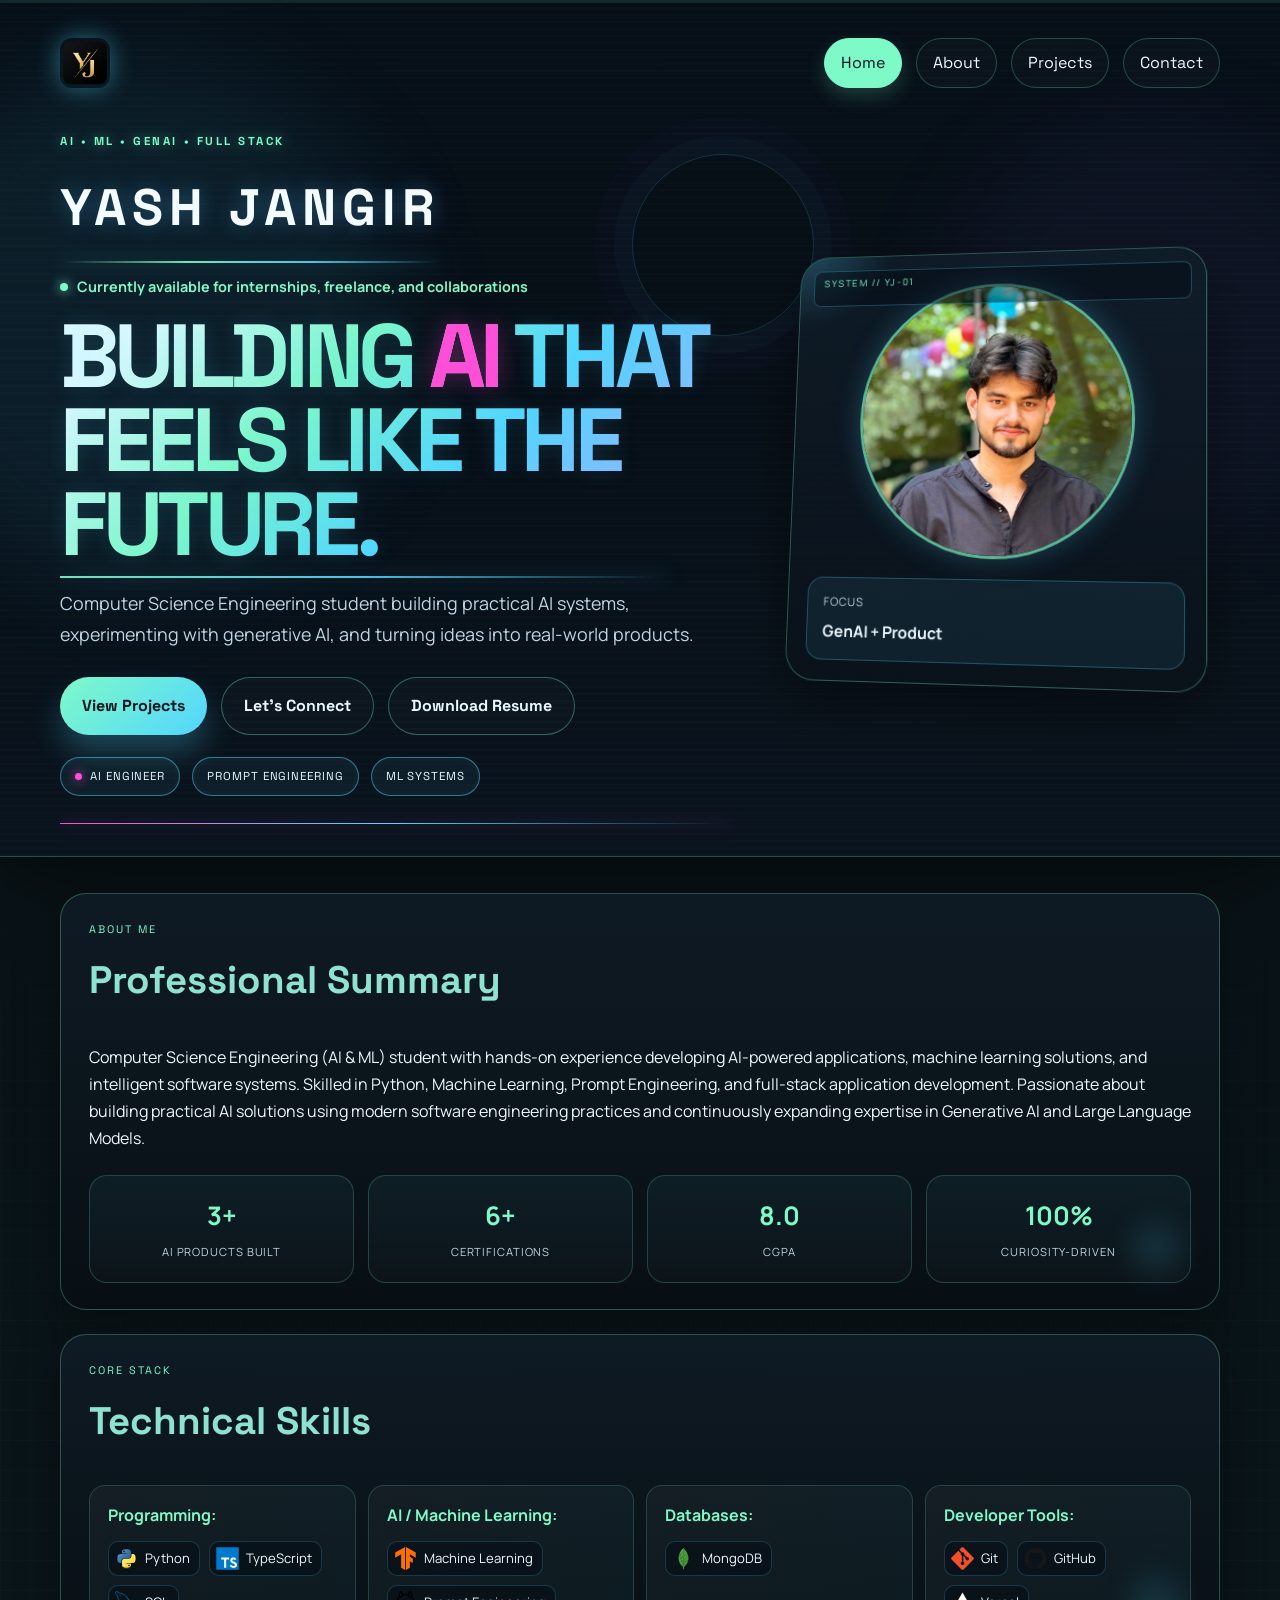
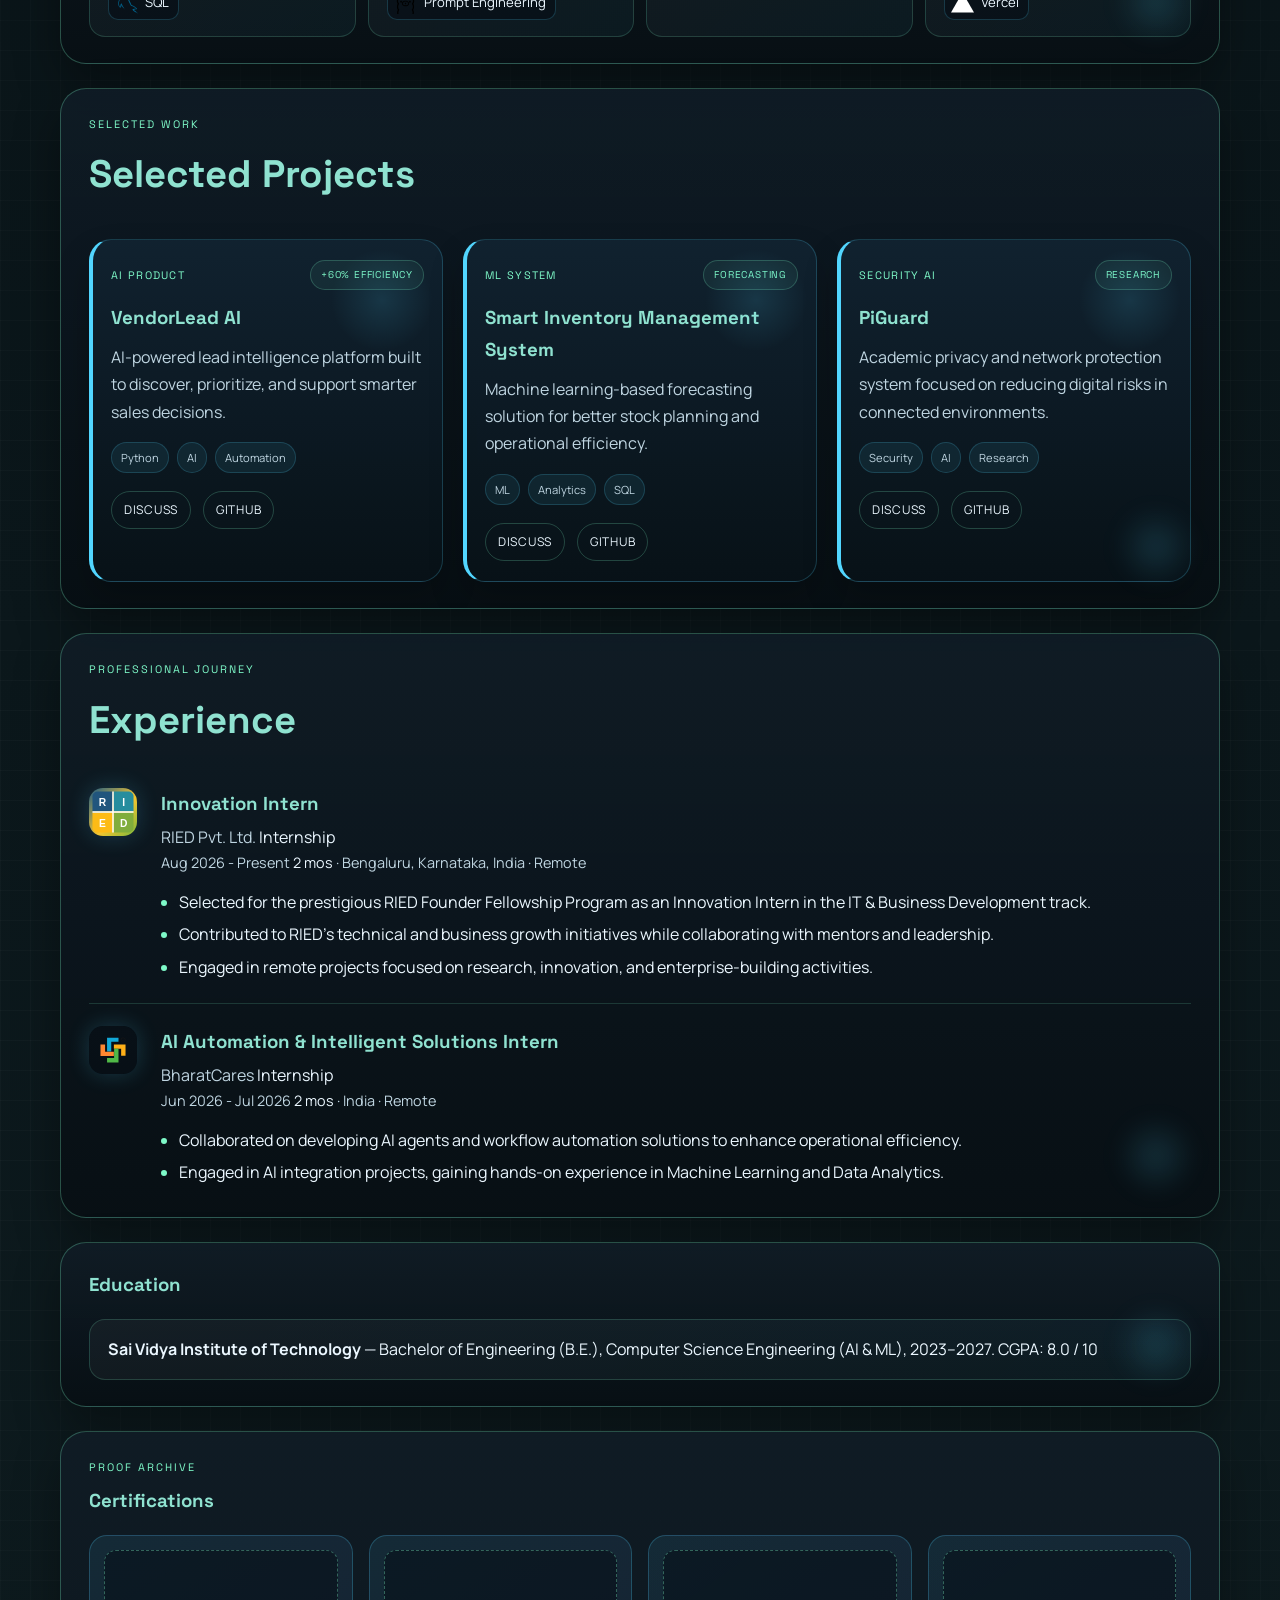
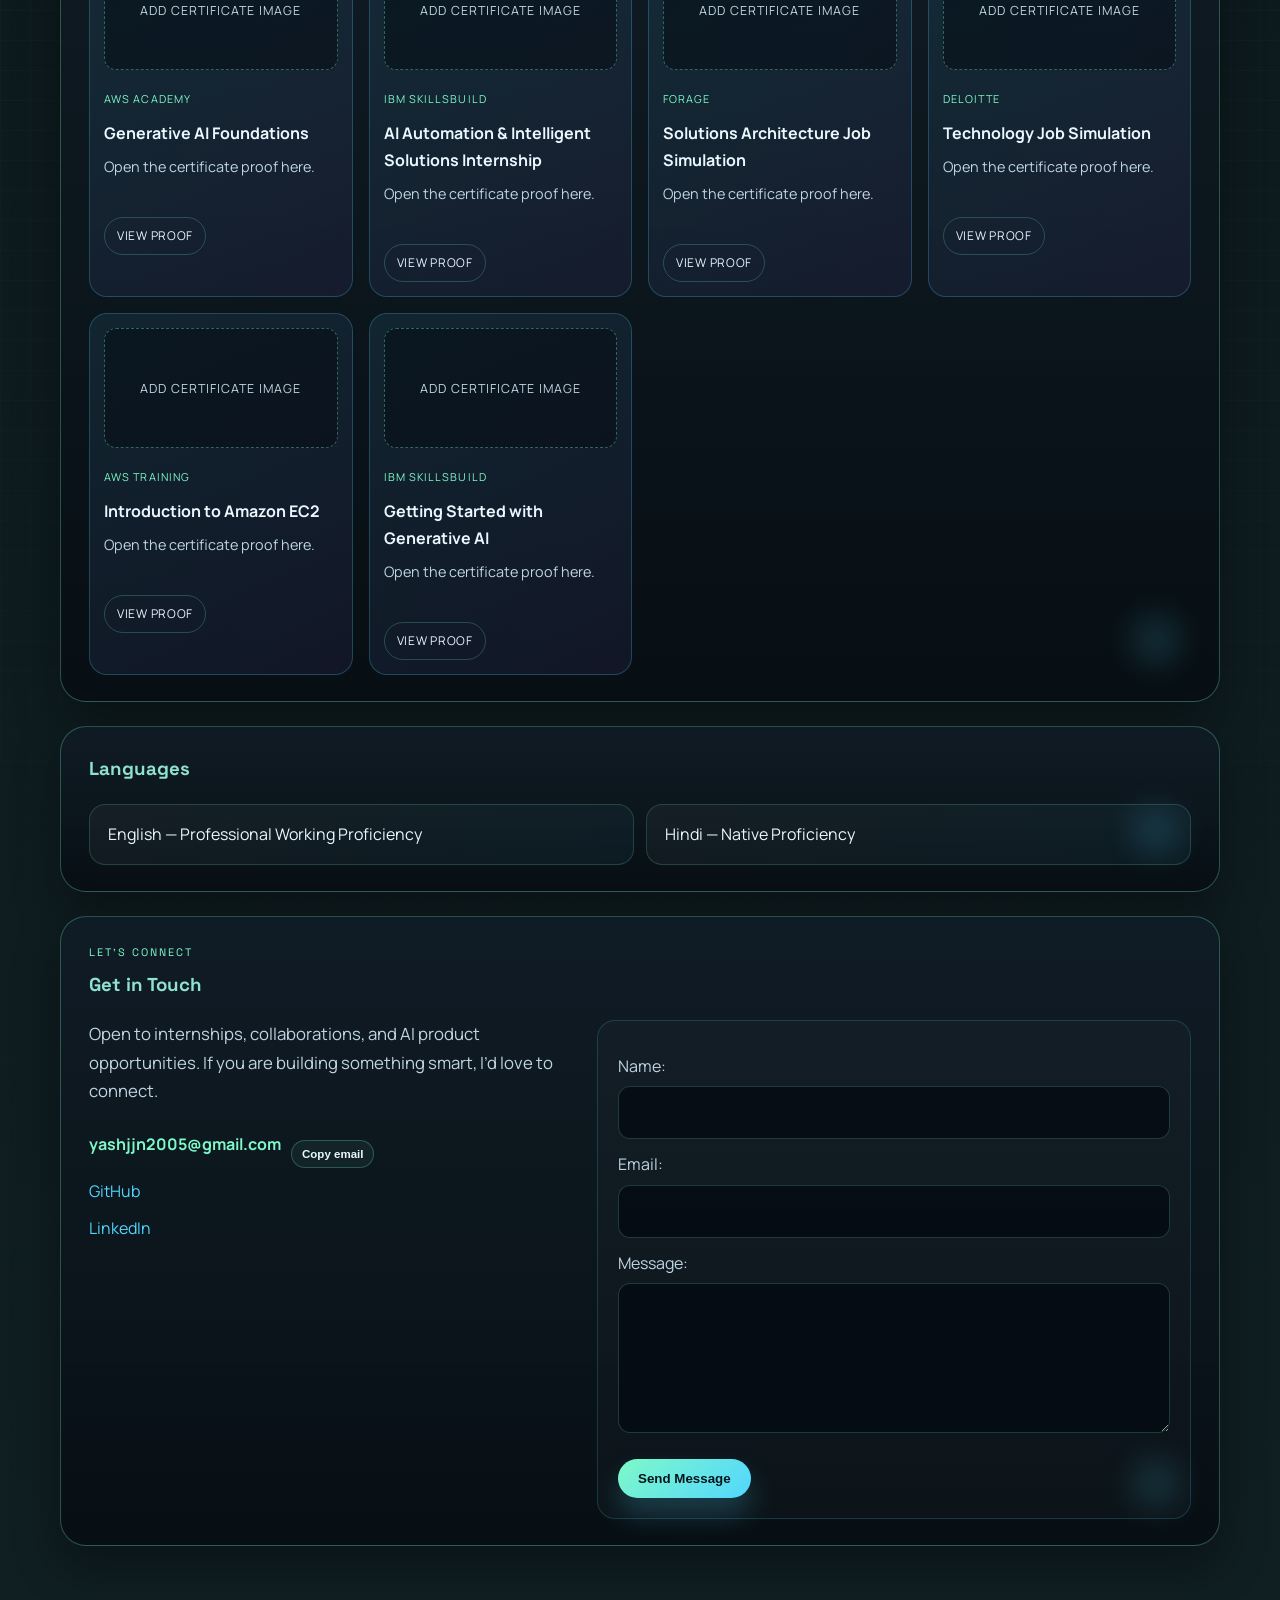
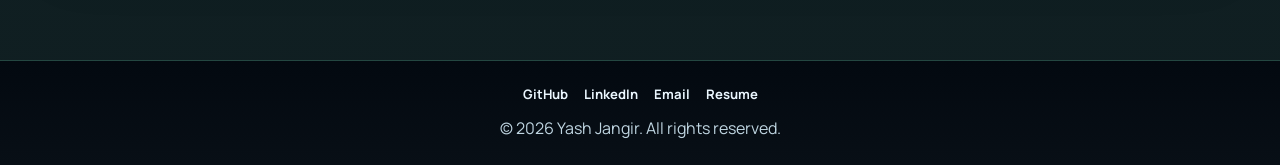
<file: index.html>
<!DOCTYPE html>
<html lang="en">
<head>
  <meta charset="utf-8">
  <meta name="viewport" content="width=device-width,initial-scale=1">
  <title>Yash Jangir</title>
  <script>document.documentElement.classList.add('js');</script>
  <link rel="icon" href="favicon.png" type="image/png">
  <link rel="preconnect" href="https://fonts.googleapis.com">
  <link rel="preconnect" href="https://fonts.gstatic.com" crossorigin>
  <link href="https://fonts.googleapis.com/css2?family=Manrope:wght@400;500;600;700;800&amp;family=Space+Grotesk:wght@500;600;700&amp;display=swap" rel="stylesheet">
  <link href="css/style.css" rel="stylesheet">
  <script src="js/nav.js" defer></script>
</head>
<body>
  <div class="scroll-progress" aria-hidden="true"><span></span></div>
  <header class="cyber-header">
    <div class="orb orb-1"></div>
    <div class="orb orb-2"></div>
    <div class="grid-overlay"></div>

    <div class="header-inner">
      <nav class="topbar">
        <img class="brand" src="favicon.png" alt="Yash Jangir home" width="50" height="50">
        <button class="menu-toggle" type="button" aria-expanded="false" aria-controls="site-menu" aria-label="Open navigation menu">
          <span></span>
          <span></span>
          <span></span>
        </button>
        <ul id="site-menu">
          <li><a href="index.html">Home</a></li>
          <li><a href="about.html">About</a></li>
          <li><a href="projects.html">Projects</a></li>
          <li><a href="contact.html">Contact</a></li>
        </ul>
      </nav>

      <section class="hero">
        <div class="hero-copy">
          <p class="eyebrow">AI • ML • GENAI • FULL STACK</p>
          <h2 class="hero-name">Yash Jangir</h2>
          <p class="availability-status hero-status"><span></span>Currently available for internships, freelance, and collaborations</p>
          <h1>Building <span>AI</span> that feels like the future.</h1>
          <p class="tagline">Computer Science Engineering student building practical AI systems, experimenting with generative AI, and turning ideas into real-world products.</p>
          <div class="hero-actions">
            <a class="primary-btn" href="#projects">View Projects</a>
            <a class="secondary-btn" href="#contact">Let’s Connect</a>
            <a class="secondary-btn" href="resume.txt" download>Download Resume</a>
          </div>
          <div class="hero-badges" aria-label="Key focus areas">
            <span class="badge">AI Engineer</span>
            <span class="badge">Prompt Engineering</span>
            <span class="badge">ML Systems</span>
          </div>
        </div>

        <div class="hero-visual" data-tilt>
          <div class="visual-card">
            <img src="profile.jpeg" alt="Yash Jangir profile photo" width="200">
            <div class="mini-stat">
              <span>Focus</span>
              <strong>GenAI + Product</strong>
            </div>
          </div>
        </div>
      </section>
    </div>
  </header>

  <main>
    <section class="panel reveal-item" id="summary" data-tilt>
      <div class="section-heading">
        <p class="panel-kicker">About Me</p>
        <h2>Professional Summary</h2>
      </div>
      <p>Computer Science Engineering (AI &amp; ML) student with hands-on experience developing AI-powered applications, machine learning solutions, and intelligent software systems. Skilled in Python, Machine Learning, Prompt Engineering, and full-stack application development. Passionate about building practical AI solutions using modern software engineering practices and continuously expanding expertise in Generative AI and Large Language Models.</p>

      <div class="proof-grid">
        <div class="proof-card">
          <strong>3+</strong>
          <span>AI products built</span>
        </div>
        <div class="proof-card">
          <strong>6+</strong>
          <span>certifications</span>
        </div>
        <div class="proof-card">
          <strong>8.0</strong>
          <span>CGPA</span>
        </div>
        <div class="proof-card">
          <strong>100%</strong>
          <span>curiosity-driven</span>
        </div>
      </div>
    </section>

    <section class="panel reveal-item" id="skills" data-tilt>
      <div class="section-heading">
        <p class="panel-kicker">Core Stack</p>
        <h2>Technical Skills</h2>
      </div>
      <ul class="skill-list">
        <li>
          <strong>Programming:</strong>
          <div class="tech-items">
            <span class="tech-item"><img class="tech-logo-image" src="assets/tech/python.svg" alt="">Python</span>
            <span class="tech-item"><img class="tech-logo-image" src="assets/tech/typescript.svg" alt="">TypeScript</span>
            <span class="tech-item"><img class="tech-logo-image" src="assets/tech/mysql.svg" alt="">SQL</span>
          </div>
        </li>
        <li>
          <strong>AI / Machine Learning:</strong>
          <div class="tech-items">
            <span class="tech-item"><img class="tech-logo-image" src="assets/tech/tensorflow.svg" alt="">Machine Learning</span>
            <span class="tech-item"><img class="tech-logo-image tech-logo-invert" src="assets/tech/ollama.svg" alt="">Prompt Engineering</span>
          </div>
        </li>
        <li>
          <strong>Databases:</strong>
          <div class="tech-items">
            <span class="tech-item"><img class="tech-logo-image" src="assets/tech/mongodb.svg" alt="">MongoDB</span>
          </div>
        </li>
        <li>
          <strong>Developer Tools:</strong>
          <div class="tech-items">
            <span class="tech-item"><img class="tech-logo-image" src="assets/tech/git.svg" alt="">Git</span>
            <span class="tech-item"><img class="tech-logo-image" src="assets/tech/github.svg" alt="">GitHub</span>
            <span class="tech-item"><img class="tech-logo-image tech-logo-invert" src="assets/tech/vercel.svg" alt="">Vercel</span>
          </div>
        </li>
      </ul>
    </section>

    <section class="panel reveal-item" id="projects" data-tilt>
      <div class="section-heading">
        <p class="panel-kicker">Selected Work</p>
        <h2>Selected Projects</h2>
      </div>
      <div class="projects-grid">
        <article class="project reveal-item" data-tilt>
          <div class="project-head">
            <span class="project-tag">AI PRODUCT</span>
            <span class="impact-pill">+60% Efficiency</span>
          </div>
          <h3>VendorLead AI</h3>
          <p>AI-powered lead intelligence platform built to discover, prioritize, and support smarter sales decisions.</p>
          <div class="project-meta">
            <span>Python</span>
            <span>AI</span>
            <span>Automation</span>
          </div>
          <div class="project-actions">
            <a href="#contact" class="mini-link">Discuss</a>
            <a href="https://github.com/Yashjangir71" target="_blank" rel="noopener noreferrer" class="mini-link">GitHub</a>
          </div>
        </article>

        <article class="project reveal-item" data-tilt>
          <div class="project-head">
            <span class="project-tag">ML SYSTEM</span>
            <span class="impact-pill">Forecasting</span>
          </div>
          <h3>Smart Inventory Management System</h3>
          <p>Machine learning-based forecasting solution for better stock planning and operational efficiency.</p>
          <div class="project-meta">
            <span>ML</span>
            <span>Analytics</span>
            <span>SQL</span>
          </div>
          <div class="project-actions">
            <a href="#contact" class="mini-link">Discuss</a>
            <a href="https://github.com/Yashjangir71" target="_blank" rel="noopener noreferrer" class="mini-link">GitHub</a>
          </div>
        </article>

        <article class="project reveal-item" data-tilt>
          <div class="project-head">
            <span class="project-tag">SECURITY AI</span>
            <span class="impact-pill">Research</span>
          </div>
          <h3>PiGuard</h3>
          <p>Academic privacy and network protection system focused on reducing digital risks in connected environments.</p>
          <div class="project-meta">
            <span>Security</span>
            <span>AI</span>
            <span>Research</span>
          </div>
          <div class="project-actions">
            <a href="#contact" class="mini-link">Discuss</a>
            <a href="https://github.com/Yashjangir71" target="_blank" rel="noopener noreferrer" class="mini-link">GitHub</a>
          </div>
        </article>
      </div>
    </section>

    <section class="panel reveal-item experience-panel" data-tilt>
      <div class="section-heading">
        <p class="panel-kicker">Professional Journey</p>
        <h2>Experience</h2>
      </div>
      <div class="experience-list">
        <article class="experience-item">
          <div class="experience-mark">
            <img src="ried-logo.svg" alt="RIED logo">
          </div>
          <div class="experience-content">
            <h3>Innovation Intern</h3>
            <p class="experience-company">RIED Pvt. Ltd. <span>Internship</span></p>
            <p class="experience-meta">Aug 2026 - Present <span>2 mos</span> · Bengaluru, Karnataka, India · Remote</p>
            <ul>
              <li>Selected for the prestigious RIED Founder Fellowship Program as an Innovation Intern in the IT &amp; Business Development track.</li>
              <li>Contributed to RIED's technical and business growth initiatives while collaborating with mentors and leadership.</li>
              <li>Engaged in remote projects focused on research, innovation, and enterprise-building activities.</li>
            </ul>
          </div>
        </article>
        <article class="experience-item">
          <div class="experience-mark bharat-mark">
            <img src="bharatcares-logo-new.svg" alt="BharatCares logo">
          </div>
          <div class="experience-content">
            <h3>AI Automation &amp; Intelligent Solutions Intern</h3>
            <p class="experience-company">BharatCares <span>Internship</span></p>
            <p class="experience-meta">Jun 2026 - Jul 2026 <span>2 mos</span> · India · Remote</p>
            <ul>
              <li>Collaborated on developing AI agents and workflow automation solutions to enhance operational efficiency.</li>
              <li>Engaged in AI integration projects, gaining hands-on experience in Machine Learning and Data Analytics.</li>
            </ul>
          </div>
        </article>
      </div>
    </section>

    <section class="panel reveal-item" data-tilt>
      <h3 id="education">Education</h3>
      <ul class="info-list">
        <li><strong>Sai Vidya Institute of Technology</strong> — Bachelor of Engineering (B.E.), Computer Science Engineering (AI &amp; ML), 2023–2027. CGPA: 8.0 / 10</li>
      </ul>
    </section>

    <section class="panel reveal-item" data-tilt>
      <div class="section-heading">
        <p class="panel-kicker">Proof Archive</p>
        <h3 id="certifications">Certifications</h3>
      </div>
      <div class="certificate-preview-grid">
        <article class="certificate-preview-card">
          <div class="certificate-placeholder">Add certificate image</div>
          <span class="certificate-type">AWS Academy</span>
          <h4>Generative AI Foundations</h4>
          <p>Open the certificate proof here.</p>
          <a href="#certifications" class="mini-link">View proof</a>
        </article>
        <article class="certificate-preview-card">
          <div class="certificate-placeholder">Add certificate image</div>
          <span class="certificate-type">IBM SkillsBuild</span>
          <h4>AI Automation &amp; Intelligent Solutions Internship</h4>
          <p>Open the certificate proof here.</p>
          <a href="#certifications" class="mini-link">View proof</a>
        </article>
        <article class="certificate-preview-card">
          <div class="certificate-placeholder">Add certificate image</div>
          <span class="certificate-type">Forage</span>
          <h4>Solutions Architecture Job Simulation</h4>
          <p>Open the certificate proof here.</p>
          <a href="#certifications" class="mini-link">View proof</a>
        </article>
        <article class="certificate-preview-card">
          <div class="certificate-placeholder">Add certificate image</div>
          <span class="certificate-type">Deloitte</span>
          <h4>Technology Job Simulation</h4>
          <p>Open the certificate proof here.</p>
          <a href="#certifications" class="mini-link">View proof</a>
        </article>
        <article class="certificate-preview-card">
          <div class="certificate-placeholder">Add certificate image</div>
          <span class="certificate-type">AWS Training</span>
          <h4>Introduction to Amazon EC2</h4>
          <p>Open the certificate proof here.</p>
          <a href="#certifications" class="mini-link">View proof</a>
        </article>
        <article class="certificate-preview-card">
          <div class="certificate-placeholder">Add certificate image</div>
          <span class="certificate-type">IBM SkillsBuild</span>
          <h4>Getting Started with Generative AI</h4>
          <p>Open the certificate proof here.</p>
          <a href="#certifications" class="mini-link">View proof</a>
        </article>
      </div>
    </section>

    <section class="panel reveal-item" data-tilt>
      <h3 id="languages">Languages</h3>
      <ul class="info-list">
        <li>English — Professional Working Proficiency</li>
        <li>Hindi — Native Proficiency</li>
      </ul>
    </section>

    <section class="panel contact-panel reveal-item" id="contact" data-tilt>
      <div class="section-heading">
        <p class="panel-kicker">Let’s Connect</p>
        <h3>Get in Touch</h3>
      </div>

      <div class="contact-layout">
        <div class="contact-copy">
          <p>Open to internships, collaborations, and AI product opportunities. If you are building something smart, I’d love to connect.</p>
          <div class="contact-highlights">
            <span class="email-row"><a href="mailto:yashjjn2005@gmail.com" class="email-link">yashjjn2005@gmail.com</a><button class="copy-email" type="button" data-copy-email="yashjjn2005@gmail.com">Copy email</button></span>
            <a href="https://github.com/Yashjangir71" target="_blank" rel="noopener noreferrer">GitHub</a>
            <a href="https://www.linkedin.com/in/yash-jangir-3822b129b/" target="_blank" rel="noopener noreferrer">LinkedIn</a>
          </div>
        </div>

        <form action="https://api.web3forms.com/submit" method="POST">
          <input type="hidden" name="access_key" value="a03bbf33-7309-4b88-9a04-64fa320c5e68">
          <input type="hidden" name="subject" value="New portfolio contact message">

          <label for="contact-name">Name:</label>
          <input id="contact-name" type="text" name="name" required>

          <label for="contact-email">Email:</label>
          <input id="contact-email" type="email" name="email" required>

          <label for="contact-message">Message:</label>
          <textarea id="contact-message" name="message" required></textarea>

          <button type="submit">Send Message</button>
        </form>
      </div>
    </section>
  </main>

  <footer>
    <div class="footer-links" aria-label="Social links">
      <a href="https://github.com/Yashjangir71" target="_blank" rel="noopener noreferrer">GitHub</a>
      <a href="https://www.linkedin.com/in/yash-jangir-3822b129b/" target="_blank" rel="noopener noreferrer">LinkedIn</a>
      <a href="mailto:yashjjn2005@gmail.com">Email</a>
      <a href="resume.txt" download>Resume</a>
    </div>
    <p>&copy; 2026 Yash Jangir. All rights reserved.</p>
  </footer>

  <script>
    const revealItems = document.querySelectorAll('.reveal-item');
    if ('IntersectionObserver' in window) {
      const observer = new IntersectionObserver((entries) => {
        entries.forEach((entry) => {
          if (entry.isIntersecting) {
            entry.target.classList.add('visible');
            observer.unobserve(entry.target);
          }
        });
      }, { threshold: 0.12 });

      revealItems.forEach((item) => observer.observe(item));
    } else {
      revealItems.forEach((item) => item.classList.add('visible'));
    }

    const canTilt = window.matchMedia('(pointer: fine)').matches && !window.matchMedia('(prefers-reduced-motion: reduce)').matches;
    const tiltElements = document.querySelectorAll('[data-tilt]:not(.project)');

    if (canTilt) tiltElements.forEach((element) => {
      element.addEventListener('mousemove', (event) => {
        const rect = element.getBoundingClientRect();
        const x = event.clientX - rect.left;
        const y = event.clientY - rect.top;
        const rotateY = ((x / rect.width) - 0.5) * 20;
        const rotateX = (0.5 - (y / rect.height)) * 20;
        element.style.transform = `perspective(1200px) rotateX(${rotateX}deg) rotateY(${rotateY}deg) translateY(-4px)`;
      });

      element.addEventListener('mouseleave', () => {
        element.style.transform = '';
      });
    });

    const supportsTorch = window.matchMedia('(pointer: fine)').matches;
    if (supportsTorch) {
      document.addEventListener('mousemove', (event) => {
        document.body.style.setProperty('--torch-x', `${event.clientX}px`);
        document.body.style.setProperty('--torch-y', `${event.clientY}px`);
        document.body.classList.add('torch-active');
      });

      document.addEventListener('mouseleave', () => {
        document.body.classList.remove('torch-active');
      });
    }

    const progressBar = document.querySelector('.scroll-progress span');
    const updateScrollProgress = () => {
      const scrollableHeight = document.documentElement.scrollHeight - window.innerHeight;
      const progress = scrollableHeight > 0 ? (window.scrollY / scrollableHeight) * 100 : 0;
      progressBar.style.width = `${progress}%`;
    };

    window.addEventListener('scroll', updateScrollProgress, { passive: true });
    window.addEventListener('resize', updateScrollProgress);
    updateScrollProgress();
  </script>
</body>
</html>
</file>
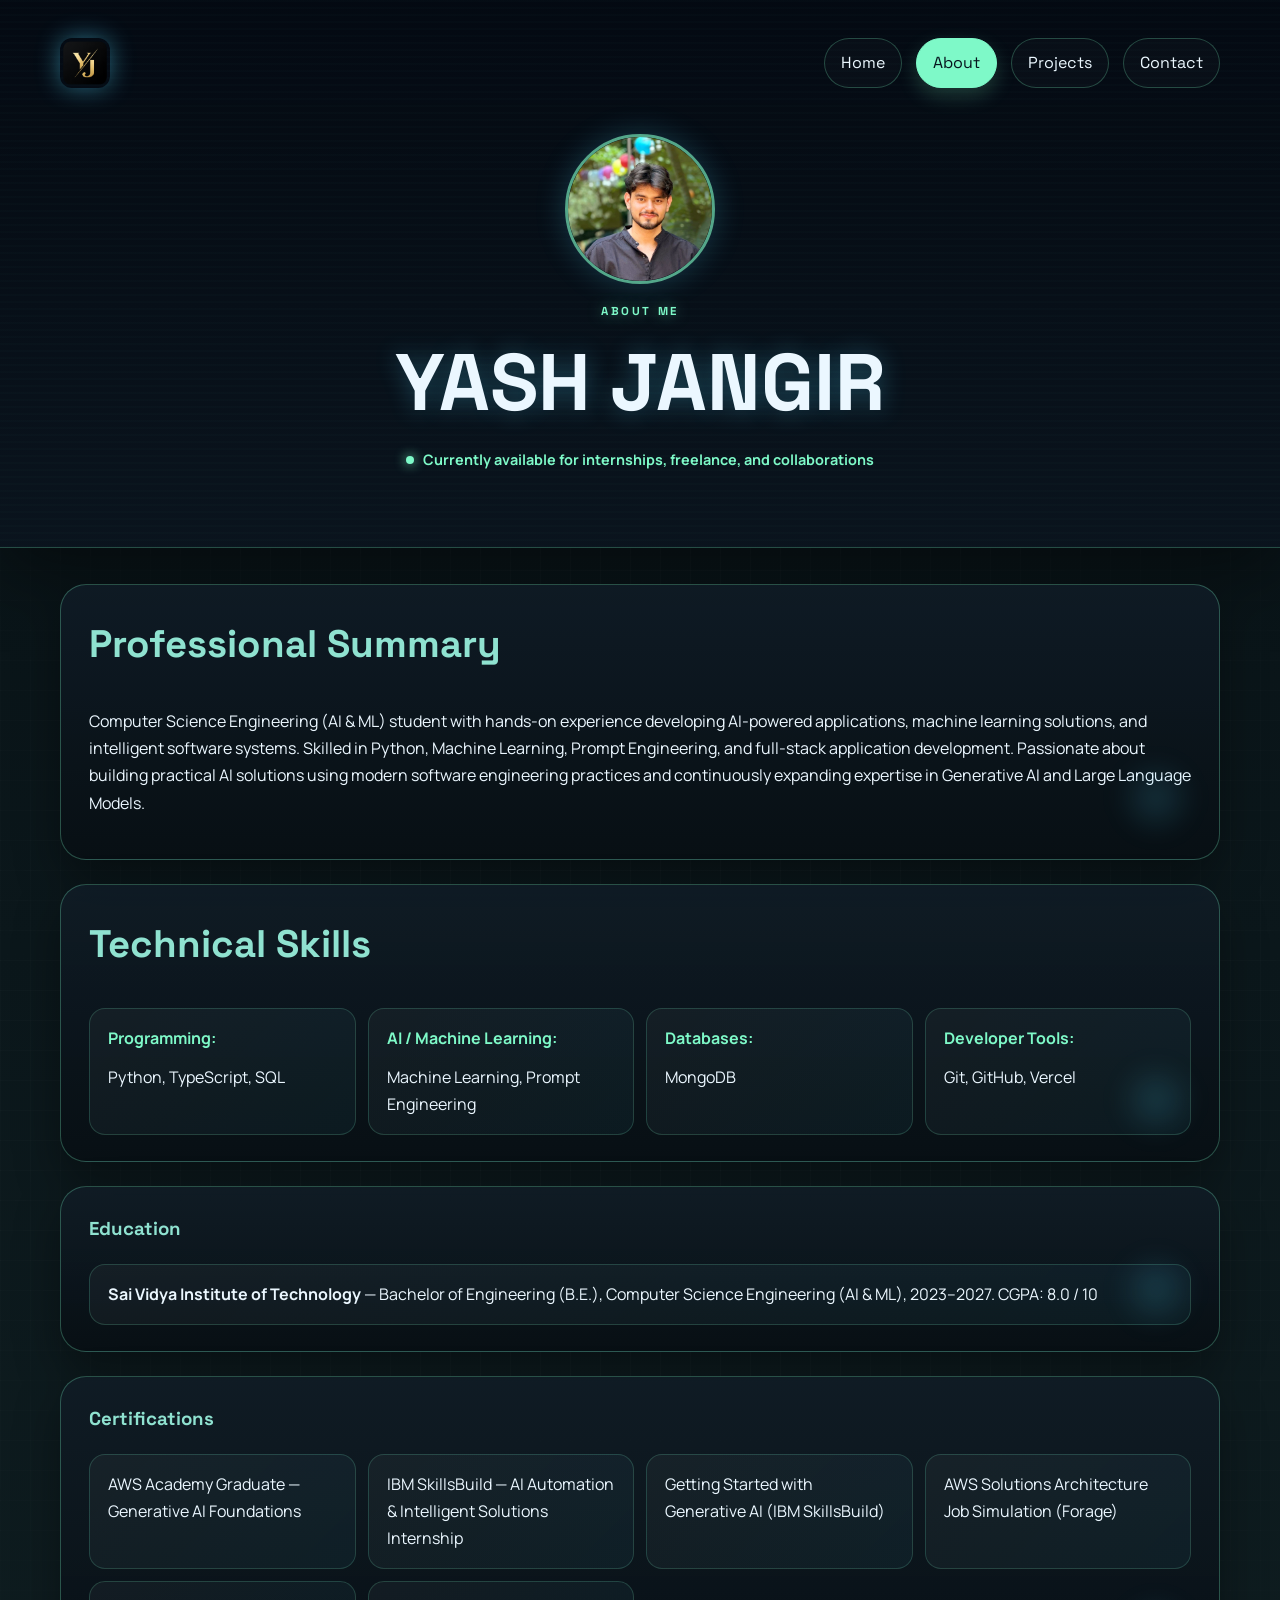
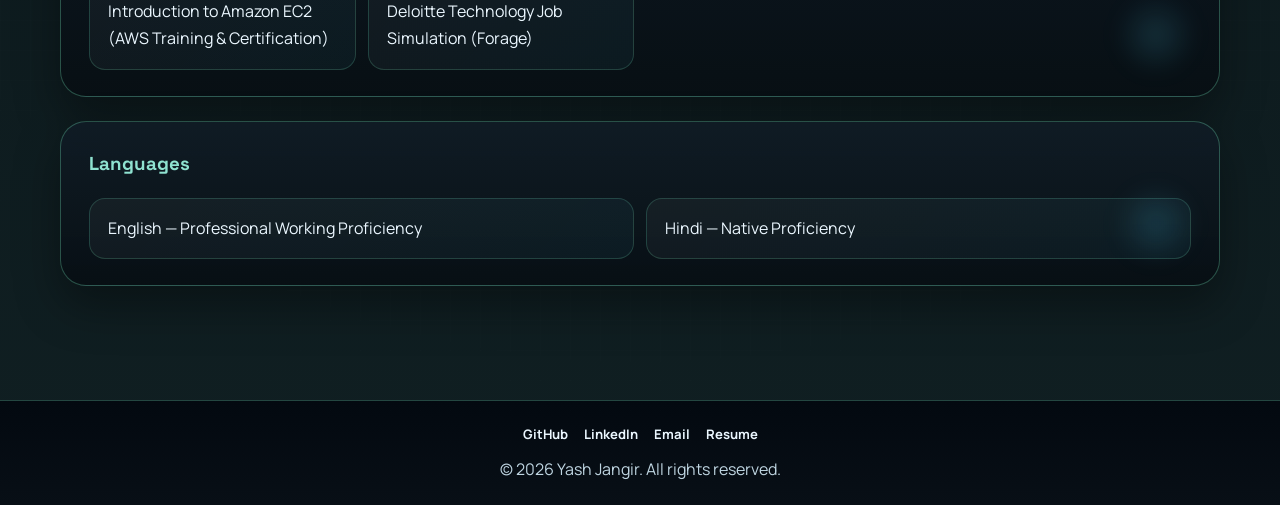
<file: about.html>
<!DOCTYPE html>
<html lang="en">
<head>
  <meta charset="utf-8">
  <meta name="viewport" content="width=device-width,initial-scale=1">
  <title>About | Yash Jangir</title>
  <link rel="icon" href="favicon.png" type="image/png">
  <link rel="preconnect" href="https://fonts.googleapis.com">
  <link rel="preconnect" href="https://fonts.gstatic.com" crossorigin>
  <link href="https://fonts.googleapis.com/css2?family=Manrope:wght@400;500;600;700;800&amp;family=Space+Grotesk:wght@500;600;700&amp;display=swap" rel="stylesheet">
  <link href="css/style.css" rel="stylesheet">
  <script src="js/nav.js" defer></script>
</head>
<body>
  <header class="cyber-header subpage-header">
    <div class="hero-glow"></div>
    <div class="header-inner">
      <img src="profile.jpeg" alt="Yash Jangir profile photo" width="200" data-tilt>
      <p class="eyebrow">ABOUT ME</p>
      <h1>Yash Jangir</h1>
      <p class="availability-status"><span></span>Currently available for internships, freelance, and collaborations</p>
      <nav class="topbar page-nav">
        <img class="brand" src="favicon.png" alt="Yash Jangir home" width="50" height="50">
        <button class="menu-toggle" type="button" aria-expanded="false" aria-controls="site-menu" aria-label="Open navigation menu">
          <span></span>
          <span></span>
          <span></span>
        </button>
        <ul id="site-menu">
          <li><a href="index.html">Home</a></li>
          <li><a href="about.html">About</a></li>
          <li><a href="projects.html">Projects</a></li>
          <li><a href="contact.html">Contact</a></li>
        </ul>
      </nav>
    </div>
  </header>

  <main>
    <section class="panel reveal-item" data-tilt>
      <h2>Professional Summary</h2>
      <p>Computer Science Engineering (AI &amp; ML) student with hands-on experience developing AI-powered applications, machine learning solutions, and intelligent software systems. Skilled in Python, Machine Learning, Prompt Engineering, and full-stack application development. Passionate about building practical AI solutions using modern software engineering practices and continuously expanding expertise in Generative AI and Large Language Models.</p>
    </section>

    <section class="panel reveal-item" data-tilt>
      <h2>Technical Skills</h2>
      <ul class="skill-list">
        <li><strong>Programming:</strong> Python, TypeScript, SQL</li>
        <li><strong>AI / Machine Learning:</strong> Machine Learning, Prompt Engineering</li>
        <li><strong>Databases:</strong> MongoDB</li>
        <li><strong>Developer Tools:</strong> Git, GitHub, Vercel</li>
      </ul>
    </section>

    <section class="panel reveal-item" data-tilt>
      <h3 id="education">Education</h3>
      <ul class="info-list">
        <li><strong>Sai Vidya Institute of Technology</strong> — Bachelor of Engineering (B.E.), Computer Science Engineering (AI &amp; ML), 2023–2027. CGPA: 8.0 / 10</li>
      </ul>
    </section>

    <section class="panel reveal-item" data-tilt>
      <h3 id="certifications">Certifications</h3>
      <ul class="info-list">
        <li>AWS Academy Graduate — Generative AI Foundations</li>
        <li>IBM SkillsBuild — AI Automation &amp; Intelligent Solutions Internship</li>
        <li>Getting Started with Generative AI (IBM SkillsBuild)</li>
        <li>AWS Solutions Architecture Job Simulation (Forage)</li>
        <li>Introduction to Amazon EC2 (AWS Training &amp; Certification)</li>
        <li>Deloitte Technology Job Simulation (Forage)</li>
      </ul>
    </section>

    <section class="panel reveal-item" data-tilt>
      <h3 id="languages">Languages</h3>
      <ul class="info-list">
        <li>English — Professional Working Proficiency</li>
        <li>Hindi — Native Proficiency</li>
      </ul>
    </section>
  </main>

  <footer>
    <div class="footer-links" aria-label="Social links">
      <a href="https://github.com/Yashjangir71" target="_blank" rel="noopener noreferrer">GitHub</a>
      <a href="https://www.linkedin.com/in/yash-jangir-3822b129b/" target="_blank" rel="noopener noreferrer">LinkedIn</a>
      <a href="mailto:yashjjn2005@gmail.com">Email</a>
      <a href="resume.txt" download>Resume</a>
    </div>
    <p>&copy; 2026 Yash Jangir. All rights reserved.</p>
  </footer>

  <script>
    const revealItems = document.querySelectorAll('.reveal-item');
    const observer = new IntersectionObserver((entries) => {
      entries.forEach((entry) => {
        if (entry.isIntersecting) {
          entry.target.classList.add('visible');
          observer.unobserve(entry.target);
        }
      });
    }, { threshold: 0.12 });

    revealItems.forEach((item) => observer.observe(item));

    document.querySelectorAll('[data-tilt]').forEach((element) => {
      element.addEventListener('mousemove', (event) => {
        const rect = element.getBoundingClientRect();
        const x = event.clientX - rect.left;
        const y = event.clientY - rect.top;
        const rotateY = ((x / rect.width) - 0.5) * 18;
        const rotateX = (0.5 - (y / rect.height)) * 18;
        element.style.transform = `perspective(1200px) rotateX(${rotateX}deg) rotateY(${rotateY}deg) translateY(-4px)`;
      });

      element.addEventListener('mouseleave', () => {
        element.style.transform = '';
      });
    });
  </script>
</body>
</html>
</file>
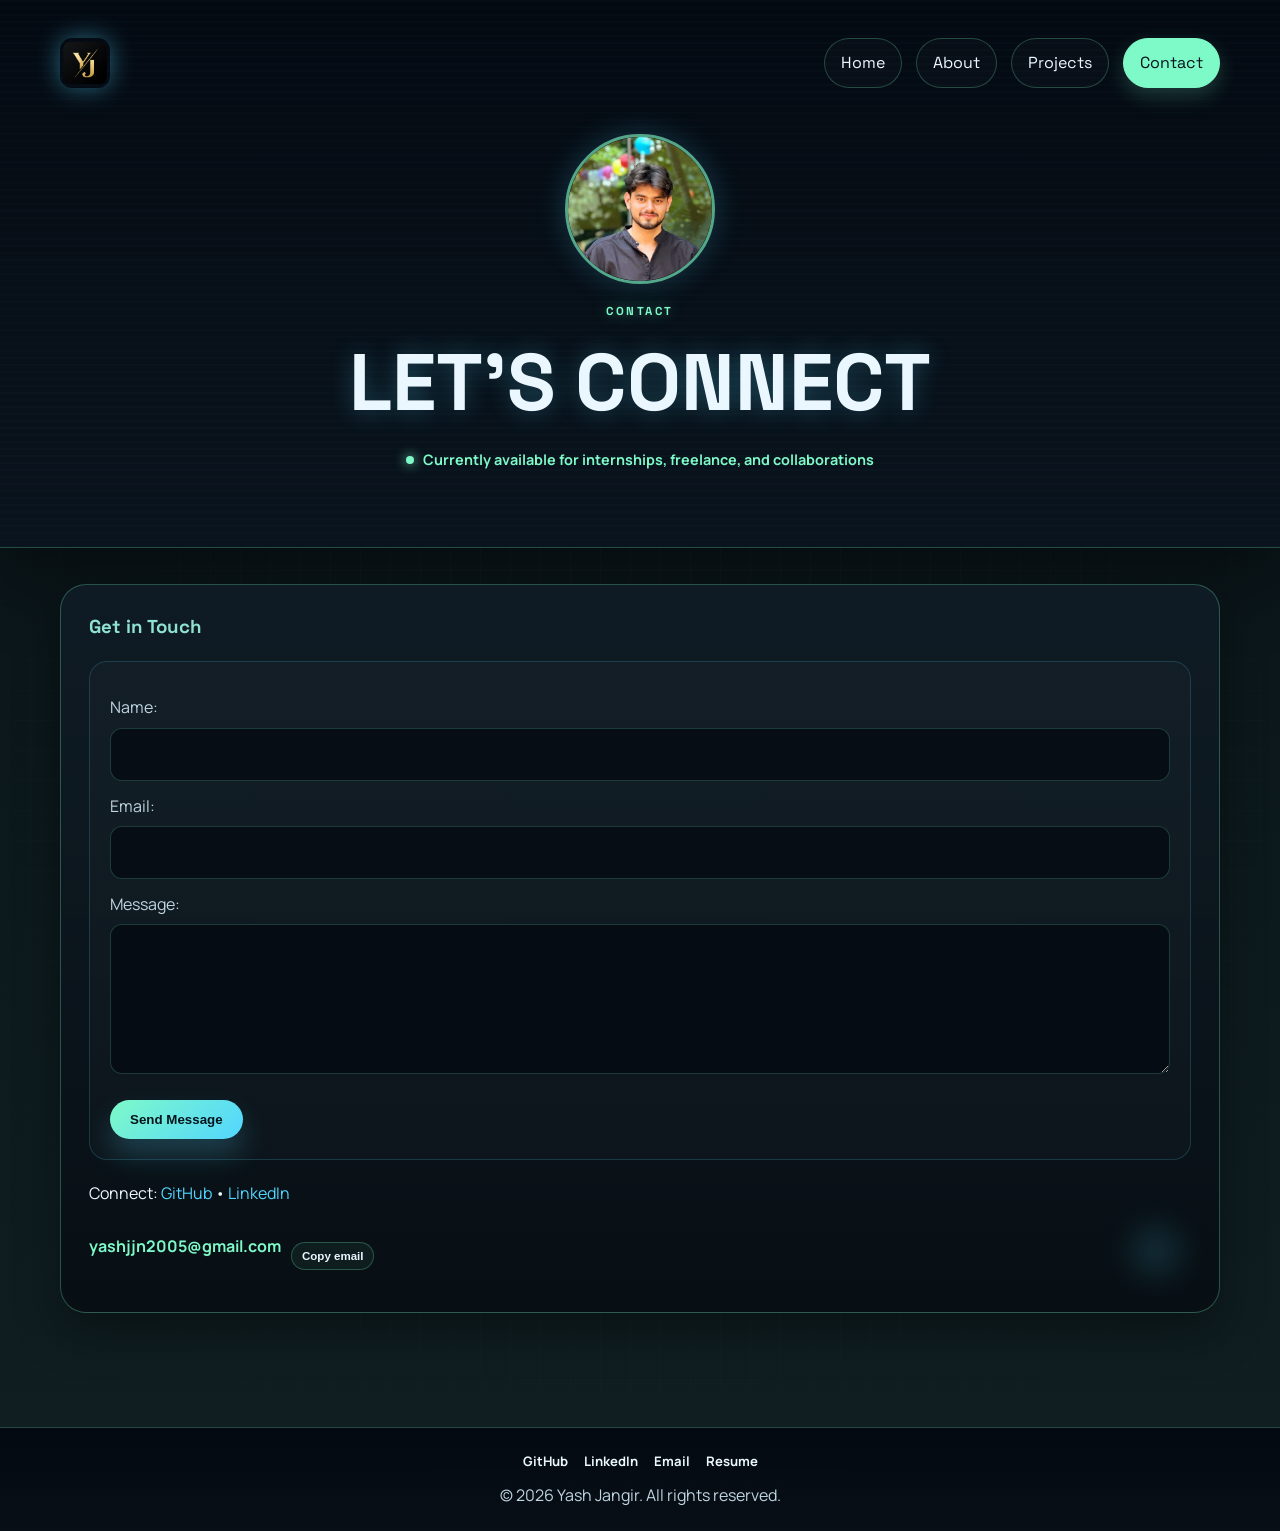
<file: contact.html>
<!DOCTYPE html>
<html lang="en">
<head>
  <meta charset="utf-8">
  <meta name="viewport" content="width=device-width,initial-scale=1">
  <title>Contact | Yash Jangir</title>
  <link rel="icon" href="favicon.png" type="image/png">
  <link rel="preconnect" href="https://fonts.googleapis.com">
  <link rel="preconnect" href="https://fonts.gstatic.com" crossorigin>
  <link href="https://fonts.googleapis.com/css2?family=Manrope:wght@400;500;600;700;800&amp;family=Space+Grotesk:wght@500;600;700&amp;display=swap" rel="stylesheet">
  <link href="css/style.css" rel="stylesheet">
  <script src="js/nav.js" defer></script>
</head>
<body>
  <header class="cyber-header subpage-header">
    <div class="hero-glow"></div>
    <div class="header-inner">
      <img src="profile.jpeg" alt="Yash Jangir profile photo" width="200" data-tilt>
      <p class="eyebrow">CONTACT</p>
      <h1>Let’s Connect</h1>
      <p class="availability-status"><span></span>Currently available for internships, freelance, and collaborations</p>
      <nav class="topbar page-nav">
        <img class="brand" src="favicon.png" alt="Yash Jangir home" width="50" height="50">
        <button class="menu-toggle" type="button" aria-expanded="false" aria-controls="site-menu" aria-label="Open navigation menu">
          <span></span>
          <span></span>
          <span></span>
        </button>
        <ul id="site-menu">
          <li><a href="index.html">Home</a></li>
          <li><a href="about.html">About</a></li>
          <li><a href="projects.html">Projects</a></li>
          <li><a href="contact.html">Contact</a></li>
        </ul>
      </nav>
    </div>
  </header>

  <main>
    <section class="panel contact-panel reveal-item" data-tilt>
      <h3>Get in Touch</h3>
      <form action="https://api.web3forms.com/submit" method="POST">
        <input type="hidden" name="access_key" value="a03bbf33-7309-4b88-9a04-64fa320c5e68">
        <input type="hidden" name="subject" value="New portfolio contact message">

        <label for="contact-name">Name:</label>
        <input id="contact-name" type="text" name="name" required>

        <label for="contact-email">Email:</label>
        <input id="contact-email" type="email" name="email" required>

        <label for="contact-message">Message:</label>
        <textarea id="contact-message" name="message" required></textarea>

        <button type="submit">Send Message</button>
      </form>

      <p class="connect-links">Connect: <a href="https://github.com/Yashjangir71" target="_blank" rel="noopener noreferrer">GitHub</a> • <a href="https://www.linkedin.com/in/yash-jangir-3822b129b/" target="_blank" rel="noopener noreferrer">LinkedIn</a></p>
      <p class="email-row"><a href="mailto:yashjjn2005@gmail.com" class="email-link">yashjjn2005@gmail.com</a><button class="copy-email" type="button" data-copy-email="yashjjn2005@gmail.com">Copy email</button></p>
    </section>
  </main>

  <footer>
    <div class="footer-links" aria-label="Social links">
      <a href="https://github.com/Yashjangir71" target="_blank" rel="noopener noreferrer">GitHub</a>
      <a href="https://www.linkedin.com/in/yash-jangir-3822b129b/" target="_blank" rel="noopener noreferrer">LinkedIn</a>
      <a href="mailto:yashjjn2005@gmail.com">Email</a>
      <a href="resume.txt" download>Resume</a>
    </div>
    <p>&copy; 2026 Yash Jangir. All rights reserved.</p>
  </footer>

  <script>
    const revealItems = document.querySelectorAll('.reveal-item');
    const observer = new IntersectionObserver((entries) => {
      entries.forEach((entry) => {
        if (entry.isIntersecting) {
          entry.target.classList.add('visible');
          observer.unobserve(entry.target);
        }
      });
    }, { threshold: 0.12 });

    revealItems.forEach((item) => observer.observe(item));

    document.querySelectorAll('[data-tilt]').forEach((element) => {
      element.addEventListener('mousemove', (event) => {
        const rect = element.getBoundingClientRect();
        const x = event.clientX - rect.left;
        const y = event.clientY - rect.top;
        const rotateY = ((x / rect.width) - 0.5) * 18;
        const rotateX = (0.5 - (y / rect.height)) * 18;
        element.style.transform = `perspective(1200px) rotateX(${rotateX}deg) rotateY(${rotateY}deg) translateY(-4px)`;
      });

      element.addEventListener('mouseleave', () => {
        element.style.transform = '';
      });
    });
  </script>
</body>
</html>
</file>
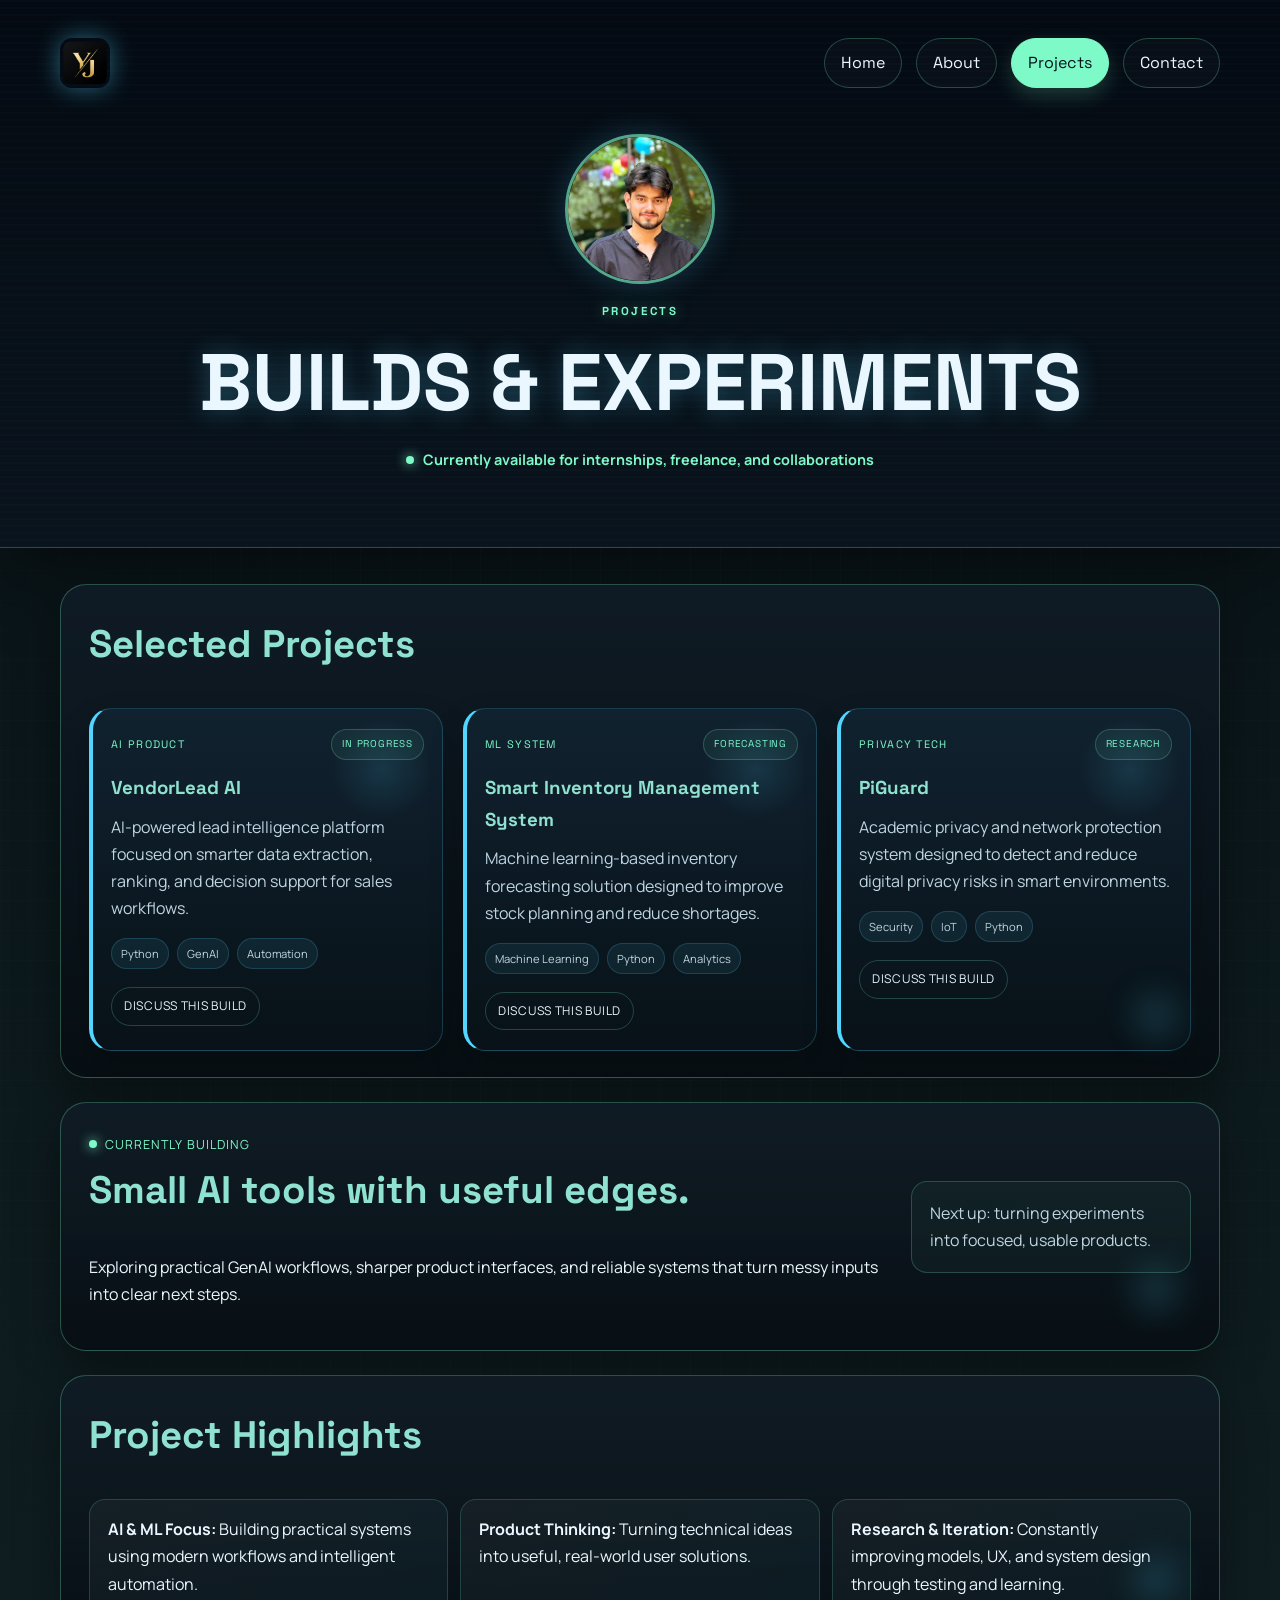
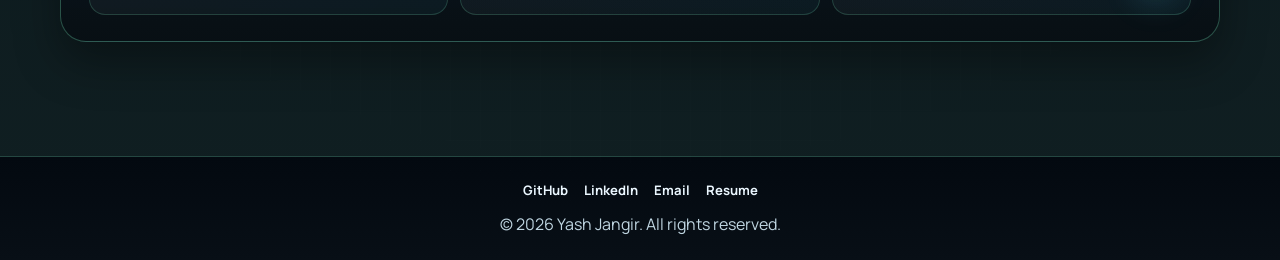
<file: projects.html>
<!DOCTYPE html>
<html lang="en">
<head>
  <meta charset="utf-8">
  <meta name="viewport" content="width=device-width,initial-scale=1">
  <title>Projects | Yash Jangir</title>
  <link rel="icon" href="favicon.png" type="image/png">
  <link rel="preconnect" href="https://fonts.googleapis.com">
  <link rel="preconnect" href="https://fonts.gstatic.com" crossorigin>
  <link href="https://fonts.googleapis.com/css2?family=Manrope:wght@400;500;600;700;800&amp;family=Space+Grotesk:wght@500;600;700&amp;display=swap" rel="stylesheet">
  <link href="css/style.css" rel="stylesheet">
  <script src="js/nav.js" defer></script>
</head>
<body>
  <header class="cyber-header subpage-header">
    <div class="hero-glow"></div>
    <div class="header-inner">
      <img src="profile.jpeg" alt="Yash Jangir profile photo" width="200" data-tilt>
      <p class="eyebrow">PROJECTS</p>
      <h1>Builds &amp; Experiments</h1>
      <p class="availability-status"><span></span>Currently available for internships, freelance, and collaborations</p>
      <nav class="topbar page-nav">
        <img class="brand" src="favicon.png" alt="Yash Jangir home" width="50" height="50">
        <button class="menu-toggle" type="button" aria-expanded="false" aria-controls="site-menu" aria-label="Open navigation menu">
          <span></span>
          <span></span>
          <span></span>
        </button>
        <ul id="site-menu">
          <li><a href="index.html">Home</a></li>
          <li><a href="about.html">About</a></li>
          <li><a href="projects.html">Projects</a></li>
          <li><a href="contact.html">Contact</a></li>
        </ul>
      </nav>
    </div>
  </header>

  <main>
    <section class="panel reveal-item" data-tilt>
      <h2>Selected Projects</h2>
      <div class="projects-grid">
        <article class="project reveal-item" data-tilt>
          <div class="project-head">
            <span class="project-tag">AI Product</span>
            <span class="impact-pill">In progress</span>
          </div>
          <h3>VendorLead AI</h3>
          <p>AI-powered lead intelligence platform focused on smarter data extraction, ranking, and decision support for sales workflows.</p>
          <div class="project-meta"><span>Python</span><span>GenAI</span><span>Automation</span></div>
          <div class="project-actions"><a class="mini-link" href="contact.html">Discuss this build</a></div>
        </article>
        <article class="project reveal-item" data-tilt>
          <div class="project-head">
            <span class="project-tag">ML System</span>
            <span class="impact-pill">Forecasting</span>
          </div>
          <h3>Smart Inventory Management System</h3>
          <p>Machine learning-based inventory forecasting solution designed to improve stock planning and reduce shortages.</p>
          <div class="project-meta"><span>Machine Learning</span><span>Python</span><span>Analytics</span></div>
          <div class="project-actions"><a class="mini-link" href="contact.html">Discuss this build</a></div>
        </article>
        <article class="project reveal-item" data-tilt>
          <div class="project-head">
            <span class="project-tag">Privacy Tech</span>
            <span class="impact-pill">Research</span>
          </div>
          <h3>PiGuard</h3>
          <p>Academic privacy and network protection system designed to detect and reduce digital privacy risks in smart environments.</p>
          <div class="project-meta"><span>Security</span><span>IoT</span><span>Python</span></div>
          <div class="project-actions"><a class="mini-link" href="contact.html">Discuss this build</a></div>
        </article>
      </div>
    </section>

    <section class="panel building-panel reveal-item" data-tilt>
      <div>
        <span class="building-status">Currently building</span>
        <h2>Small AI tools with useful edges.</h2>
        <p>Exploring practical GenAI workflows, sharper product interfaces, and reliable systems that turn messy inputs into clear next steps.</p>
      </div>
      <div class="building-label">Next up: turning experiments into focused, usable products.</div>
    </section>

    <section class="panel reveal-item" data-tilt>
      <h2>Project Highlights</h2>
      <ul class="info-list">
        <li><strong>AI &amp; ML Focus:</strong> Building practical systems using modern workflows and intelligent automation.</li>
        <li><strong>Product Thinking:</strong> Turning technical ideas into useful, real-world user solutions.</li>
        <li><strong>Research &amp; Iteration:</strong> Constantly improving models, UX, and system design through testing and learning.</li>
      </ul>
    </section>
  </main>

  <footer>
    <div class="footer-links" aria-label="Social links">
      <a href="https://github.com/Yashjangir71" target="_blank" rel="noopener noreferrer">GitHub</a>
      <a href="https://www.linkedin.com/in/yash-jangir-3822b129b/" target="_blank" rel="noopener noreferrer">LinkedIn</a>
      <a href="mailto:yashjjn2005@gmail.com">Email</a>
      <a href="resume.txt" download>Resume</a>
    </div>
    <p>&copy; 2026 Yash Jangir. All rights reserved.</p>
  </footer>

  <script>
    const revealItems = document.querySelectorAll('.reveal-item');
    const observer = new IntersectionObserver((entries) => {
      entries.forEach((entry) => {
        if (entry.isIntersecting) {
          entry.target.classList.add('visible');
          observer.unobserve(entry.target);
        }
      });
    }, { threshold: 0.12 });

    revealItems.forEach((item) => observer.observe(item));

    document.querySelectorAll('[data-tilt]').forEach((element) => {
      element.addEventListener('mousemove', (event) => {
        const rect = element.getBoundingClientRect();
        const x = event.clientX - rect.left;
        const y = event.clientY - rect.top;
        const rotateY = ((x / rect.width) - 0.5) * 18;
        const rotateX = (0.5 - (y / rect.height)) * 18;
        element.style.transform = `perspective(1200px) rotateX(${rotateX}deg) rotateY(${rotateY}deg) translateY(-4px)`;
      });

      element.addEventListener('mouseleave', () => {
        element.style.transform = '';
      });
    });
  </script>
</body>
</html>
</file>
<file: css/style.css>
:root {
  --bg: #040711;
  --bg-2: #0a1322;
  --bg-3: #101f32;
  --panel: rgba(11, 19, 28, 0.8);
  --card: rgba(18, 31, 46, 0.88);
  --line: rgba(131, 240, 204, 0.35);
  --text: #ebf7ff;
  --muted: #bfd5e1;
  --cyan: #52d6ff;
  --blue: #6a82ff;
  --purple: #8c6bff;
  --green: #7ef9c8;
  --pink: #ff4fd8;
  --shadow: rgba(0, 0, 0, 0.45);
}

* { box-sizing: border-box; }
html { scroll-behavior: smooth; }

.scroll-progress {
  position: fixed;
  inset: 0 0 auto;
  z-index: 20;
  height: 3px;
  background: rgba(126,249,200,0.1);
  pointer-events: none;
}

.scroll-progress span {
  display: block;
  width: 0;
  height: 100%;
  background: linear-gradient(90deg, var(--pink), var(--cyan), var(--green));
  box-shadow: 0 0 14px rgba(82,214,255,0.8);
  transition: width 0.08s linear;
}

body {
  margin: 0;
  font-family: "Manrope", "Segoe UI", sans-serif;
  color: var(--text);
  background: linear-gradient(180deg, #071014, #0b171b 45%, #101f22);
  line-height: 1.7;
  position: relative;
  overflow-x: hidden;
}

body::after {
  content: "";
  position: fixed;
  inset: 0;
  z-index: 10;
  pointer-events: none;
  opacity: 0;
  background: radial-gradient(circle 150px at var(--torch-x, 50%) var(--torch-y, 50%), rgba(210, 255, 245, 0.1), rgba(82, 214, 255, 0.04) 32%, transparent 70%);
  mix-blend-mode: screen;
  transition: opacity 0.35s ease;
}

body.torch-active::after { opacity: 1; }

h1, h2, h3, .brand, .hero-name, .topbar a, .primary-btn, .secondary-btn, .badge, .project-tag, .impact-pill, .eyebrow, .panel-kicker {
  font-family: "Space Grotesk", "Segoe UI", sans-serif;
}

body { animation: pageEnter 0.35s ease both; }

.topbar a.active {
  color: #06141d;
  background: var(--green);
  border-color: var(--green);
  box-shadow: 0 8px 20px rgba(126,249,200,0.2);
}

body::before {
  content: "";
  position: fixed;
  inset: 0;
  background-image: linear-gradient(rgba(255,255,255,0.025) 1px, transparent 1px), linear-gradient(90deg, rgba(255,255,255,0.025) 1px, transparent 1px);
  background-size: 30px 30px;
  -webkit-mask-image: radial-gradient(circle at center, black 25%, transparent 90%);
  mask-image: radial-gradient(circle at center, black 25%, transparent 90%);
  pointer-events: none;
}

img { max-width: 100%; display: block; }
a { color: var(--cyan); text-decoration: none; }
a:hover { color: var(--green); }

.cyber-header {
  position: relative;
  overflow: hidden;
  background: linear-gradient(180deg, rgba(4, 10, 18, 0.95), rgba(10, 20, 30, 0.98));
  border-bottom: 1px solid rgba(126, 249, 200, 0.28);
  box-shadow: 0 24px 70px rgba(0, 0, 0, 0.45);
}

.subpage-header {
  min-height: 360px;
}

.subpage-header .header-inner {
  display: flex;
  flex-direction: column;
  text-align: center;
}

.subpage-header .page-nav {
  order: -1;
  margin-top: 0;
  margin-bottom: 18px;
}

.subpage-header > .header-inner > img {
  width: 150px;
  height: 150px;
  margin: 18px auto;
  border: 3px solid rgba(126,249,200,0.65);
  border-radius: 50%;
  object-fit: cover;
  box-shadow: 0 0 30px rgba(82,214,255,0.22);
}

.subpage-header h1 {
  margin: 8px 0 12px;
  color: var(--text);
  font-size: clamp(2.4rem, 7vw, 5rem);
  line-height: 1;
  text-transform: uppercase;
  text-shadow: 0 0 24px rgba(82,214,255,0.3);
}

.subpage-header .availability-status { justify-content: center; }
.page-resume { margin-top: 14px; }
.page-nav { margin-top: 22px; justify-content: center; }

.availability-status {
  display: flex;
  align-items: center;
  gap: 9px;
  color: var(--green);
  font-size: 0.9rem;
  font-weight: 700;
}

.availability-status span {
  width: 8px;
  height: 8px;
  border-radius: 50%;
  background: var(--green);
  box-shadow: 0 0 12px var(--green);
}

.error-page {
  display: grid;
  min-height: 100vh;
  place-items: center;
  padding: 24px;
  text-align: center;
}

.error-shell {
  max-width: 620px;
  padding: 42px 28px;
  border: 1px solid rgba(126,249,200,0.28);
  border-radius: 26px;
  background: linear-gradient(180deg, rgba(16,28,38,0.9), rgba(8,15,20,0.95));
  box-shadow: 0 20px 50px rgba(0,0,0,0.35);
}

.error-shell h1 {
  margin: 0;
  color: var(--cyan);
  font-size: clamp(5rem, 18vw, 10rem);
  line-height: 0.9;
  text-shadow: 0 0 30px rgba(82,214,255,0.4);
}

.error-shell p:not(.eyebrow) {
  margin: 22px 0;
  color: var(--muted);
}

.cyber-header::after {
  content: "";
  position: absolute;
  inset: 0;
  background: repeating-linear-gradient(0deg, transparent 0, transparent 5px, rgba(126,249,200,0.035) 6px, transparent 7px);
  background-size: 100% 14px;
  animation: scanMove 9s linear infinite;
  pointer-events: none;
  opacity: 0.7;
}

.grid-overlay {
  position: absolute;
  inset: 0;
  background: linear-gradient(rgba(130, 255, 235, 0.025), transparent 50%);
  pointer-events: none;
}

.orb {
  position: absolute;
  border-radius: 50%;
  filter: blur(50px);
  animation: orbFloat 10s ease-in-out infinite alternate;
  pointer-events: none;
}

.orb-1 {
  width: 520px;
  height: 520px;
  left: -120px;
  top: 60px;
  background: rgba(82, 214, 255, 0.08);
}

.orb-2 {
  width: 420px;
  height: 420px;
  right: -80px;
  top: 120px;
  background: rgba(140, 107, 255, 0.06);
  animation-delay: 1s;
}

.header-inner {
  position: relative;
  z-index: 1;
  max-width: 1200px;
  margin: 0 auto;
  padding: 20px 20px 60px;
}

.topbar {
  display: flex;
  align-items: center;
  justify-content: space-between;
  padding: 18px 0 10px;
}

.brand {
  width: 50px;
  height: 50px;
  border-radius: 12px;
  object-fit: cover;
  box-shadow: 0 0 25px rgba(82, 214, 255, 0.45);
}

.topbar ul {
  display: flex;
  justify-content: center;
  align-items: center;
  gap: 14px;
  list-style: none;
  margin: 0;
  padding: 0;
  flex-wrap: wrap;
}

.menu-toggle {
  display: none;
  width: 50px;
  height: 50px;
  padding: 10px;
  border: 1px solid rgba(126,249,200,0.35);
  border-radius: 12px;
  background: rgba(255,255,255,0.04);
  cursor: pointer;
}

.menu-toggle span {
  display: block;
  width: 100%;
  height: 2px;
  margin: 5px 0;
  background: var(--green);
  transition: transform 0.2s ease, opacity 0.2s ease;
}

.topbar.menu-open .menu-toggle span:first-child { transform: translateY(7px) rotate(45deg); }
.topbar.menu-open .menu-toggle span:nth-child(2) { opacity: 0; }
.topbar.menu-open .menu-toggle span:last-child { transform: translateY(-7px) rotate(-45deg); }

.topbar a {
  display: inline-block;
  color: var(--text);
  text-decoration: none;
  padding: 10px 16px;
  border-radius: 999px;
  border: 1px solid rgba(126, 249, 200, 0.25);
  background: rgba(255,255,255,0.02);
  transition: 0.25s ease;
}

.topbar a:hover {
  background: linear-gradient(135deg, rgba(82,214,255,0.22), rgba(140,107,255,0.22));
  transform: translateY(-2px);
  box-shadow: 0 10px 22px rgba(82,214,255,0.2);
}

.hero {
  position: relative;
  display: grid;
  grid-template-columns: 1.2fr 0.8fr;
  align-items: center;
  gap: 32px;
  padding-top: 34px;
}

.hero::before,
.hero::after {
  content: "";
  position: absolute;
  pointer-events: none;
}

.hero::before {
  width: 180px;
  height: 180px;
  right: 35%;
  top: 8%;
  border: 1px solid rgba(82,214,255,0.18);
  border-radius: 50%;
  box-shadow: 0 0 0 18px rgba(82,214,255,0.025), 0 0 0 38px rgba(140,107,255,0.025);
  animation: radarPulse 4.5s ease-in-out infinite;
}

.hero::after {
  left: 0;
  bottom: -28px;
  width: 58%;
  height: 1px;
  background: linear-gradient(90deg, var(--pink), var(--cyan), transparent);
  box-shadow: 0 0 16px rgba(255,79,216,0.6);
  animation: signalSweep 3s ease-in-out infinite alternate;
}

.hero-copy { position: relative; z-index: 2; }

.eyebrow {
  margin: 0 0 12px;
  color: var(--green);
  letter-spacing: 0.22em;
  font-size: 0.72rem;
  text-transform: uppercase;
  font-weight: 700;
  text-shadow: 0 0 14px rgba(126,249,200,0.55);
}

.hero-name {
  margin: 0 0 10px;
  font-size: clamp(2.1rem, 4vw, 3.4rem);
  letter-spacing: 0.12em;
  text-transform: uppercase;
  color: #f3fbff;
  text-shadow: 0 0 20px rgba(82, 214, 255, 0.28), 0 0 42px rgba(140, 107, 255, 0.18);
  position: relative;
  display: inline-block;
}

.hero-name::after {
  content: "";
  position: absolute;
  left: 0;
  right: 0;
  bottom: -12px;
  height: 2px;
  background: linear-gradient(90deg, transparent, rgba(126,249,200,0.9), rgba(82,214,255,0.9), transparent);
  box-shadow: 0 0 18px rgba(82,214,255,0.38);
}

.hero h1 {
  margin: 0;
  font-size: clamp(3rem, 7vw, 6rem);
  line-height: 0.94;
  letter-spacing: -0.06em;
  font-weight: 900;
  text-transform: uppercase;
  background: linear-gradient(135deg, #dffaff 10%, #7ef9c8 35%, #52d6ff 60%, #c39cff 100%);
  -webkit-background-clip: text;
  background-clip: text;
  color: transparent;
  text-shadow: 0 0 20px rgba(82, 214, 255, 0.15);
  position: relative;
}

.hero h1::after {
  content: "";
  position: absolute;
  left: 0;
  right: 10%;
  bottom: -12px;
  height: 2px;
  background: linear-gradient(90deg, rgba(126,249,200,0.9), rgba(82,214,255,0.9), transparent);
  box-shadow: 0 0 22px rgba(82,214,255,0.42);
}

.section-heading {
  margin-bottom: 18px;
}

.panel-kicker {
  margin: 0 0 8px;
  color: var(--green);
  text-transform: uppercase;
  letter-spacing: 0.18em;
  font-size: 0.68rem;
}

.proof-grid {
  display: grid;
  grid-template-columns: repeat(auto-fit, minmax(140px, 1fr));
  gap: 14px;
  margin-top: 22px;
}

.proof-card {
  background: linear-gradient(180deg, rgba(82,214,255,0.06), rgba(255,255,255,0.02));
  border: 1px solid rgba(126,249,200,0.2);
  border-radius: 18px;
  padding: 18px 14px;
  text-align: center;
}

.proof-card strong {
  display: block;
  font-size: clamp(1.6rem, 2vw, 2.4rem);
  color: var(--green);
}

.proof-card span {
  color: var(--muted);
  text-transform: uppercase;
  letter-spacing: 0.08em;
  font-size: 0.7rem;
}

.hero h1 span {
  color: var(--pink);
  text-shadow: 0 0 25px rgba(255, 79, 216, 0.35);
}

.tagline {
  margin: 22px 0 0;
  max-width: 760px;
  color: var(--muted);
  font-size: 1.12rem;
}

.hero-actions {
  display: flex;
  flex-wrap: wrap;
  gap: 14px;
  margin-top: 28px;
}

.primary-btn,
.secondary-btn {
  display: inline-flex;
  align-items: center;
  justify-content: center;
  padding: 14px 22px;
  border-radius: 999px;
  font-weight: 700;
  transition: 0.2s ease;
}

.primary-btn {
  background: linear-gradient(135deg, var(--green), var(--cyan));
  color: #06141d;
  box-shadow: 0 18px 30px rgba(82,214,255,0.25);
}

.secondary-btn {
  border: 1px solid rgba(126,249,200,0.35);
  background: rgba(255,255,255,0.02);
  color: var(--text);
}

.primary-btn:hover,
.secondary-btn:hover { transform: translateY(-2px) scale(1.02); }

.hero-badges {
  display: flex;
  justify-content: flex-start;
  flex-wrap: wrap;
  gap: 12px;
  margin-top: 22px;
}

.hero-badges .badge:first-child::before {
  content: "";
  width: 7px;
  height: 7px;
  margin-right: 8px;
  border-radius: 50%;
  background: var(--pink);
  box-shadow: 0 0 12px var(--pink);
  animation: statusBlink 1.2s ease-in-out infinite;
}

.badge {
  display: inline-flex;
  align-items: center;
  padding: 9px 14px;
  border-radius: 999px;
  border: 1px solid rgba(82,214,255,0.5);
  background: rgba(82,214,255,0.06);
  color: var(--text);
  font-size: 0.72rem;
  letter-spacing: 0.08em;
  text-transform: uppercase;
  box-shadow: inset 0 0 10px rgba(255,255,255,0.04);
}

.hero-visual {
  position: relative;
  display: flex;
  justify-content: center;
}

.visual-card {
  position: relative;
  width: min(100%, 420px);
  padding: 20px;
  background: linear-gradient(180deg, rgba(16, 30, 42, 0.75), rgba(9, 17, 25, 0.86));
  border: 1px solid rgba(126,249,200,0.3);
  border-radius: 30px;
  box-shadow: 0 24px 60px rgba(0, 0, 0, 0.42);
  transform: perspective(1200px) rotateY(-10deg) rotateX(7deg);
  overflow: hidden;
  animation: floatCard 8s ease-in-out infinite alternate;
}

.visual-card::before {
  content: "SYSTEM // YJ-01";
  position: absolute;
  inset: 14px 14px auto;
  height: 28px;
  padding: 4px 10px;
  border: 1px solid rgba(82,214,255,0.28);
  border-radius: 8px;
  color: var(--green);
  font-size: 0.62rem;
  letter-spacing: 0.16em;
  background: rgba(4,10,18,0.45);
  z-index: 3;
}

@keyframes floatCard {
  0% { transform: perspective(1200px) rotateY(-10deg) rotateX(7deg) translateY(0px); }
  100% { transform: perspective(1200px) rotateY(-8deg) rotateX(8deg) translateY(-12px); }
}

.visual-card::after {
  content: "";
  position: absolute;
  inset: -30% auto auto -25%;
  width: 220px;
  height: 220px;
  background: radial-gradient(circle, rgba(82,214,255,0.28), transparent 60%);
  pointer-events: none;
}

.visual-card img {
  width: 100%;
  max-width: 280px;
  height: 280px;
  object-fit: cover;
  border-radius: 50%;
  margin: 12px auto 20px;
  border: 3px solid rgba(126,249,200,0.7);
  box-shadow: 0 0 28px rgba(82,214,255,0.25);
  animation: imagePulse 4s ease-in-out infinite;
}

.mini-stat {
  position: relative;
  z-index: 2;
  background: rgba(82,214,255,0.08);
  border: 1px solid rgba(82,214,255,0.28);
  border-radius: 16px;
  padding: 14px 16px;
  margin-top: 6px;
}

.mini-stat span {
  display: block;
  color: var(--muted);
  font-size: 0.72rem;
  letter-spacing: 0.08em;
  text-transform: uppercase;
}

.mini-stat strong {
  display: block;
  margin-top: 6px;
  color: var(--text);
}

main {
  max-width: 1200px;
  margin: 36px auto 50px;
  padding: 0 20px 40px;
}

.panel {
  position: relative;
  overflow: hidden;
  background: linear-gradient(180deg, rgba(16, 28, 38, 0.9), rgba(8, 15, 20, 0.95));
  border: 1px solid rgba(126,249,200,0.28);
  border-radius: 26px;
  padding: 26px 28px;
  margin-bottom: 24px;
  box-shadow: 0 20px 45px rgba(0,0,0,0.35);
  transform: perspective(1200px) rotateX(1deg);
  transition: transform 0.3s ease, box-shadow 0.3s ease, border-color 0.3s ease;
  -webkit-backdrop-filter: blur(10px);
  backdrop-filter: blur(10px);
}

.panel::after {
  content: "";
  position: absolute;
  inset: auto 18px 16px auto;
  width: 90px;
  height: 90px;
  border-radius: 50%;
  background: radial-gradient(circle, rgba(82,214,255,0.18), transparent 60%);
  filter: blur(12px);
  pointer-events: none;
}

.panel::before {
  content: "";
  position: absolute;
  inset: 0 0 auto 0;
  height: 100%;
  background: linear-gradient(120deg, transparent 20%, rgba(82,214,255,0.08), transparent 80%);
  transform: translateX(-100%);
  transition: transform 0.8s ease;
  pointer-events: none;
}

.panel:hover::before { transform: translateX(100%); }
.panel:hover {
  transform: perspective(1200px) rotateX(0deg) translateY(-4px);
  border-color: rgba(82,214,255,0.55);
  box-shadow: 0 26px 52px rgba(82,214,255,0.12);
}

.panel:hover .section-heading h2,
.panel:hover .panel-kicker {
  text-shadow: 0 0 18px rgba(126,249,200,0.2);
}

.reveal-item {
  opacity: 0;
  transform: translateY(28px);
  transition: opacity 0.7s ease, transform 0.7s ease;
}

html:not(.js) .reveal-item {
  opacity: 1;
  transform: none;
}

.reveal-item.visible {
  opacity: 1;
  transform: translateY(0);
}

h2,
h3 { margin-top: 0; color: #8fe2d0; }
h2 { font-size: clamp(2rem, 3vw, 2.8rem); }

.skill-list,
.info-list {
  display: grid;
  grid-template-columns: repeat(auto-fit, minmax(220px, 1fr));
  gap: 12px;
  list-style: none;
  margin: 0;
  padding: 0;
}

.skill-list li,
.info-list li {
  background: linear-gradient(135deg, rgba(255,255,255,0.04), rgba(82,214,255,0.05));
  border: 1px solid rgba(126,249,200,0.18);
  border-radius: 16px;
  padding: 16px 18px;
}

.skill-list li > strong {
  display: block;
  margin-bottom: 12px;
  color: var(--green);
}

.tech-items {
  display: flex;
  flex-wrap: wrap;
  gap: 9px;
}

.tech-item {
  display: inline-flex;
  align-items: center;
  gap: 7px;
  min-height: 32px;
  padding: 5px 9px 5px 6px;
  border: 1px solid rgba(82,214,255,0.2);
  border-radius: 10px;
  color: var(--text);
  background: rgba(4,10,18,0.45);
  font-size: 0.82rem;
}

.tech-logo-image {
  width: 23px;
  height: 23px;
  object-fit: contain;
  flex: 0 0 23px;
}

.tech-logo-invert {
  filter: invert(1);
}

.certificate-preview-grid {
  display: grid;
  grid-template-columns: repeat(auto-fit, minmax(220px, 1fr));
  gap: 16px;
}

.certificate-preview-card {
  background: linear-gradient(145deg, rgba(82,214,255,0.09), rgba(140,107,255,0.08));
  border: 1px solid rgba(82,214,255,0.24);
  border-radius: 18px;
  padding: 14px;
  transition: transform 0.25s ease, border-color 0.25s ease, box-shadow 0.25s ease;
}

.certificate-preview-card:hover {
  transform: translateY(-5px);
  border-color: var(--green);
  box-shadow: 0 16px 30px rgba(82,214,255,0.14);
}

.certificate-placeholder {
  display: grid;
  place-items: center;
  min-height: 120px;
  margin-bottom: 14px;
  border: 1px dashed rgba(126,249,200,0.35);
  border-radius: 12px;
  color: var(--muted);
  background: rgba(4,10,18,0.5);
  font-size: 0.78rem;
  letter-spacing: 0.08em;
  text-transform: uppercase;
}

.certificate-type {
  color: var(--green);
  font-size: 0.68rem;
  letter-spacing: 0.1em;
  text-transform: uppercase;
}

.certificate-preview-card h4 {
  margin: 8px 0;
  color: var(--text);
}

.certificate-preview-card p {
  min-height: 48px;
  margin: 0 0 14px;
  color: var(--muted);
  font-size: 0.9rem;
}

.stats-grid {
  display: grid;
  grid-template-columns: repeat(auto-fit, minmax(150px, 1fr));
  gap: 18px;
  margin-top: 18px;
}

.stat-box {
  background: linear-gradient(180deg, rgba(82,214,255,0.07), rgba(255,255,255,0.02));
  border: 1px solid rgba(126,249,200,0.22);
  border-radius: 18px;
  padding: 22px 16px;
  text-align: center;
}

.stat-box strong {
  display: block;
  font-size: clamp(1.8rem, 2.5vw, 2.8rem);
  color: var(--green);
  margin-bottom: 8px;
}

.stat-box span {
  color: var(--muted);
  text-transform: uppercase;
  letter-spacing: 0.08em;
  font-size: 0.7rem;
}

.projects-grid {
  display: grid;
  grid-template-columns: repeat(auto-fit, minmax(240px, 1fr));
  gap: 20px;
  margin-top: 12px;
}

.project {
  position: relative;
  overflow: hidden;
  background: linear-gradient(180deg, rgba(17, 35, 48, 0.96), rgba(8, 18, 24, 0.96));
  border: 1px solid rgba(82,214,255,0.22);
  border-left: 4px solid var(--cyan);
  border-radius: 22px;
  padding: 20px 18px;
  box-shadow: 0 18px 34px rgba(0,0,0,0.22);
  transition: transform 0.3s ease, box-shadow 0.3s ease, border-color 0.3s ease;
}

.project:hover {
  transform: translateY(-8px) rotateX(4deg);
  border-color: rgba(126,249,200,0.45);
  box-shadow: 0 26px 40px rgba(82,214,255,0.18), 0 0 0 1px rgba(255,79,216,0.2), 0 0 28px rgba(255,79,216,0.12);
}

.project::before {
  content: "";
  position: absolute;
  inset: 0 0 auto auto;
  width: 120px;
  height: 120px;
  background: radial-gradient(circle, rgba(82,214,255,0.13), transparent 60%);
  pointer-events: none;
}

.project-head {
  display: flex;
  justify-content: space-between;
  gap: 10px;
  align-items: center;
  margin-bottom: 12px;
}

.project-tag {
  display: inline-block;
  color: var(--green);
  letter-spacing: 0.12em;
  text-transform: uppercase;
  font-size: 0.68rem;
}

.impact-pill {
  display: inline-flex;
  align-items: center;
  padding: 6px 10px;
  border-radius: 999px;
  border: 1px solid rgba(126,249,200,0.22);
  background: rgba(126,249,200,0.06);
  color: var(--green);
  font-size: 0.62rem;
  text-transform: uppercase;
  letter-spacing: 0.08em;
}

.project h3 { margin-bottom: 10px; }
.project p { margin: 0; color: var(--muted); }

.project-meta {
  display: flex;
  flex-wrap: wrap;
  gap: 8px;
  margin-top: 16px;
}

.project-meta span {
  display: inline-block;
  padding: 5px 9px;
  border-radius: 999px;
  background: rgba(82,214,255,0.08);
  border: 1px solid rgba(82,214,255,0.18);
  color: var(--muted);
  font-size: 0.7rem;
}

.project-actions {
  display: flex;
  gap: 12px;
  margin-top: 18px;
  flex-wrap: wrap;
}

.building-panel {
  display: grid;
  grid-template-columns: minmax(0, 1fr) auto;
  gap: 24px;
  align-items: center;
}

.building-status {
  display: inline-flex;
  align-items: center;
  gap: 8px;
  color: var(--green);
  font-size: 0.78rem;
  letter-spacing: 0.08em;
  text-transform: uppercase;
}

.building-status::before {
  content: "";
  width: 8px;
  height: 8px;
  border-radius: 50%;
  background: var(--green);
  box-shadow: 0 0 12px var(--green);
}

.building-label {
  max-width: 280px;
  padding: 18px;
  border: 1px solid rgba(126,249,200,0.22);
  border-radius: 16px;
  color: var(--muted);
  background: rgba(126,249,200,0.04);
}

.mini-link {
  display: inline-flex;
  align-items: center;
  padding: 8px 12px;
  border-radius: 999px;
  border: 1px solid rgba(126,249,200,0.22);
  color: var(--text);
  font-size: 0.75rem;
  letter-spacing: 0.06em;
  text-transform: uppercase;
}

.experience-list {
  display: grid;
  gap: 0;
}

.experience-item {
  display: grid;
  grid-template-columns: 54px 1fr;
  gap: 18px;
  padding: 22px 0;
  border-bottom: 1px solid rgba(126,249,200,0.16);
}

.experience-item:first-child { padding-top: 4px; }
.experience-item:last-child { padding-bottom: 4px; border-bottom: 0; }

.experience-mark {
  display: grid;
  place-items: center;
  width: 48px;
  height: 48px;
  border-radius: 14px;
  background: linear-gradient(135deg, #1d5b86, #f6c52f 58%, #78b83c);
  color: #fff;
  font-weight: 800;
  font-size: 0.78rem;
  letter-spacing: 0.05em;
  box-shadow: 0 0 22px rgba(82,214,255,0.2);
}

.experience-mark img {
  width: 44px;
  height: 44px;
  object-fit: contain;
  border-radius: 10px;
}

.bharat-mark {
  background: rgba(4,10,18,0.35);
}

.experience-content h3 { margin-bottom: 4px; }

.experience-company,
.experience-meta {
  margin: 0;
  color: var(--muted);
}

.experience-company span,
.experience-meta span {
  color: var(--text);
}

.experience-meta { font-size: 0.9rem; }

.experience-content ul {
  display: grid;
  gap: 5px;
  margin: 14px 0 0;
  padding-left: 18px;
  color: var(--text);
}

.experience-content li::marker { color: var(--green); }

.contact-layout {
  display: grid;
  grid-template-columns: 0.9fr 1.1fr;
  gap: 22px;
  align-items: start;
}

.contact-copy {
  color: var(--muted);
}

.contact-copy p {
  margin: 0 0 16px;
  font-size: 1.05rem;
}

.contact-highlights {
  display: flex;
  flex-direction: column;
  gap: 10px;
  margin-top: 14px;
}

.email-link {
  color: var(--green);
  font-weight: 700;
}

.contact-panel form {
  background: rgba(255,255,255,0.02);
  border: 1px solid rgba(82,214,255,0.18);
  border-radius: 18px;
  padding: 20px;
}

label {
  display: block;
  margin: 12px 0 6px;
  color: var(--muted);
}

input,
textarea {
  width: 100%;
  background: rgba(4, 10, 18, 0.8);
  color: var(--text);
  padding: 12px 14px;
  border: 1px solid rgba(126,249,200,0.2);
  border-radius: 12px;
  font: inherit;
  transition: border-color 0.2s ease, box-shadow 0.2s ease, transform 0.2s ease;
}

input:focus,
textarea:focus {
  outline: none;
  border-color: var(--green);
  box-shadow: 0 0 0 3px rgba(126,249,200,0.12);
  transform: translateY(-1px);
}

textarea { min-height: 150px; resize: vertical; }

button {
  margin-top: 18px;
  background: linear-gradient(135deg, var(--green), var(--cyan));
  color: #05151d;
  font-weight: 700;
  padding: 12px 20px;
  border: none;
  border-radius: 999px;
  cursor: pointer;
  box-shadow: 0 16px 28px rgba(82,214,255,0.22);
  transition: transform 0.2s ease, box-shadow 0.2s ease;
}

button:hover {
  transform: translateY(-2px) scale(1.02);
  box-shadow: 0 20px 34px rgba(126,249,200,0.25);
}

.connect-links { margin: 20px 0 0; }

.email-row {
  display: inline-flex;
  align-items: center;
  flex-wrap: wrap;
  gap: 10px;
}

.copy-email {
  padding: 7px 10px;
  border: 1px solid rgba(126,249,200,0.25);
  border-radius: 999px;
  color: var(--text);
  background: rgba(126,249,200,0.06);
  font-size: 0.72rem;
  box-shadow: none;
}

.copy-email:hover { box-shadow: none; }

footer {
  background: linear-gradient(180deg, rgba(3, 9, 16, 1), rgba(8, 15, 22, 1));
  color: var(--muted);
  text-align: center;
  padding: 22px 18px;
  border-top: 1px solid rgba(126,249,200,0.24);
}

footer p { margin: 0; }

.footer-links {
  display: flex;
  justify-content: center;
  flex-wrap: wrap;
  gap: 16px;
  margin-bottom: 10px;
}

.footer-links a {
  color: var(--text);
  font-size: 0.82rem;
  font-weight: 700;
}

.footer-links a:hover { color: var(--green); }

@keyframes orbFloat {
  0% { transform: translateY(0px) scale(1); }
  100% { transform: translateY(24px) scale(1.08); }
}

@keyframes pageEnter {
  from { opacity: 0; transform: translateY(8px); }
  to { opacity: 1; transform: translateY(0); }
}

@keyframes scanMove {
  from { background-position: 0 0; }
  to { background-position: 0 140px; }
}

@keyframes radarPulse {
  0%, 100% { transform: scale(0.92); opacity: 0.35; }
  50% { transform: scale(1.08); opacity: 0.85; }
}

@keyframes signalSweep {
  from { transform: scaleX(0.55); transform-origin: left; opacity: 0.4; }
  to { transform: scaleX(1); transform-origin: left; opacity: 1; }
}

@keyframes statusBlink {
  0%, 100% { opacity: 0.35; transform: scale(0.8); }
  50% { opacity: 1; transform: scale(1.25); }
}

@keyframes imagePulse {
  0%, 100% { box-shadow: 0 0 28px rgba(82,214,255,0.25); }
  50% { box-shadow: 0 0 42px rgba(255,79,216,0.32), 0 0 70px rgba(82,214,255,0.2); }
}

@media (max-width: 900px) {
  .hero {
    grid-template-columns: 1fr;
    text-align: center;
  }

  .hero-actions,
  .hero-badges {
    justify-content: center;
  }

  .contact-layout {
    grid-template-columns: 1fr;
  }
}

@media (max-width: 600px) {
  .header-inner { padding-top: 16px; }
  .topbar { position: relative; flex-direction: row; gap: 14px; }
  .menu-toggle { display: block; margin: 0 0 0 auto; }
  .topbar ul,
  .topbar.menu-open ul {
    position: absolute;
    top: calc(100% + 8px);
    right: 0;
    z-index: 5;
    display: none;
    width: min(220px, 100%);
    padding: 8px;
    flex-direction: column;
    align-items: stretch;
    gap: 4px;
    border: 1px solid rgba(126,249,200,0.35);
    border-radius: 14px;
    background: rgba(7, 16, 27, 0.97);
    box-shadow: 0 18px 36px rgba(0,0,0,0.35);
  }
  .topbar.menu-open ul { display: flex; }
  .topbar li, .topbar a { width: 100%; }
  .topbar a { text-align: center; }
  .page-nav { justify-content: flex-end; }
  .subpage-header .header-inner { display: flex; flex-direction: column; }
  .subpage-header .page-nav { order: -1; margin-top: 0; margin-bottom: 18px; }
  .building-panel { grid-template-columns: 1fr; }
  .building-label { max-width: none; }
  .panel { padding: 20px 18px; }
  .hero h1 { letter-spacing: -0.04em; }
  .experience-item { grid-template-columns: 1fr; gap: 12px; }
  .subpage-header { min-height: 420px; }
  .subpage-header > .header-inner > img { width: 120px; height: 120px; }
  .page-nav ul { gap: 8px; }
  .page-nav a { padding: 8px 11px; font-size: 0.78rem; }
}

@media (pointer: coarse) {
  body::after { display: none; }
}

@media (prefers-reduced-motion: reduce) {
  *,
  *::before,
  *::after {
    animation-duration: 0.01ms !important;
    animation-iteration-count: 1 !important;
    scroll-behavior: auto !important;
    transition-duration: 0.01ms !important;
  }
}
</file>
